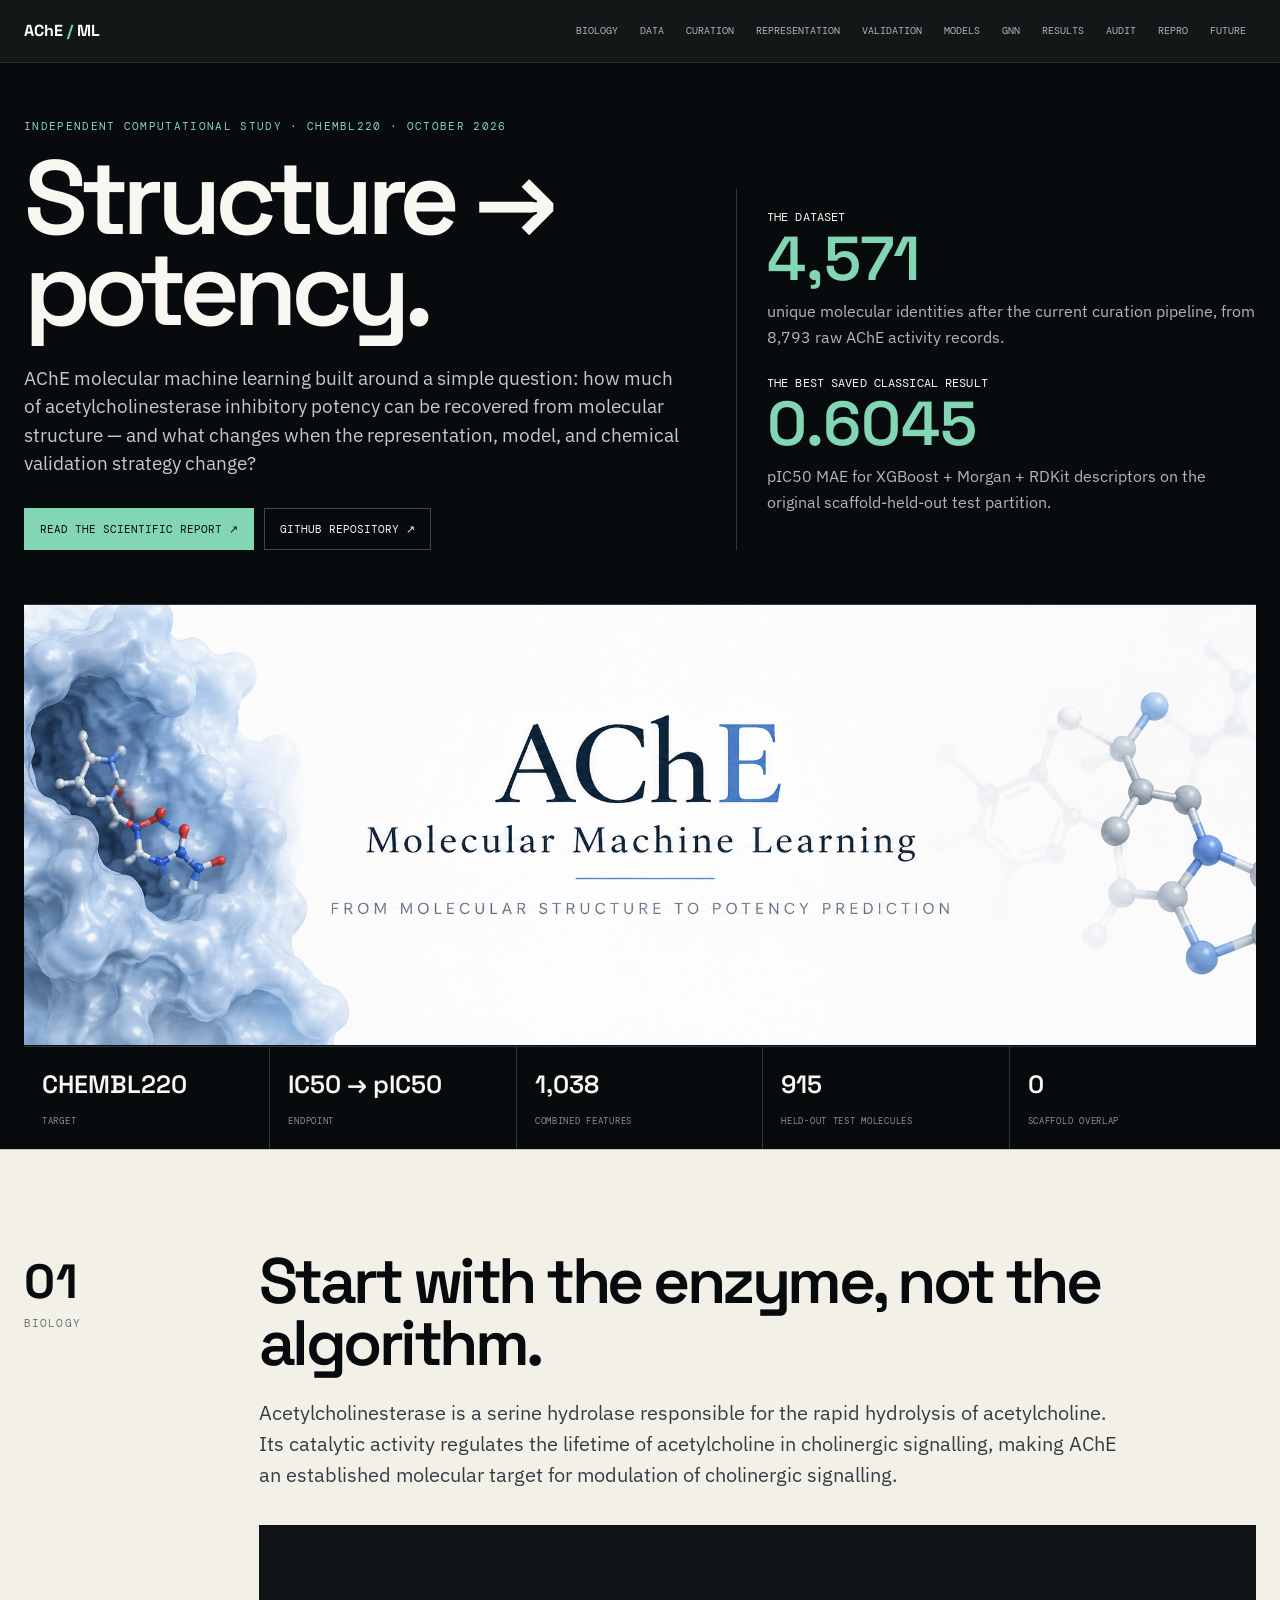
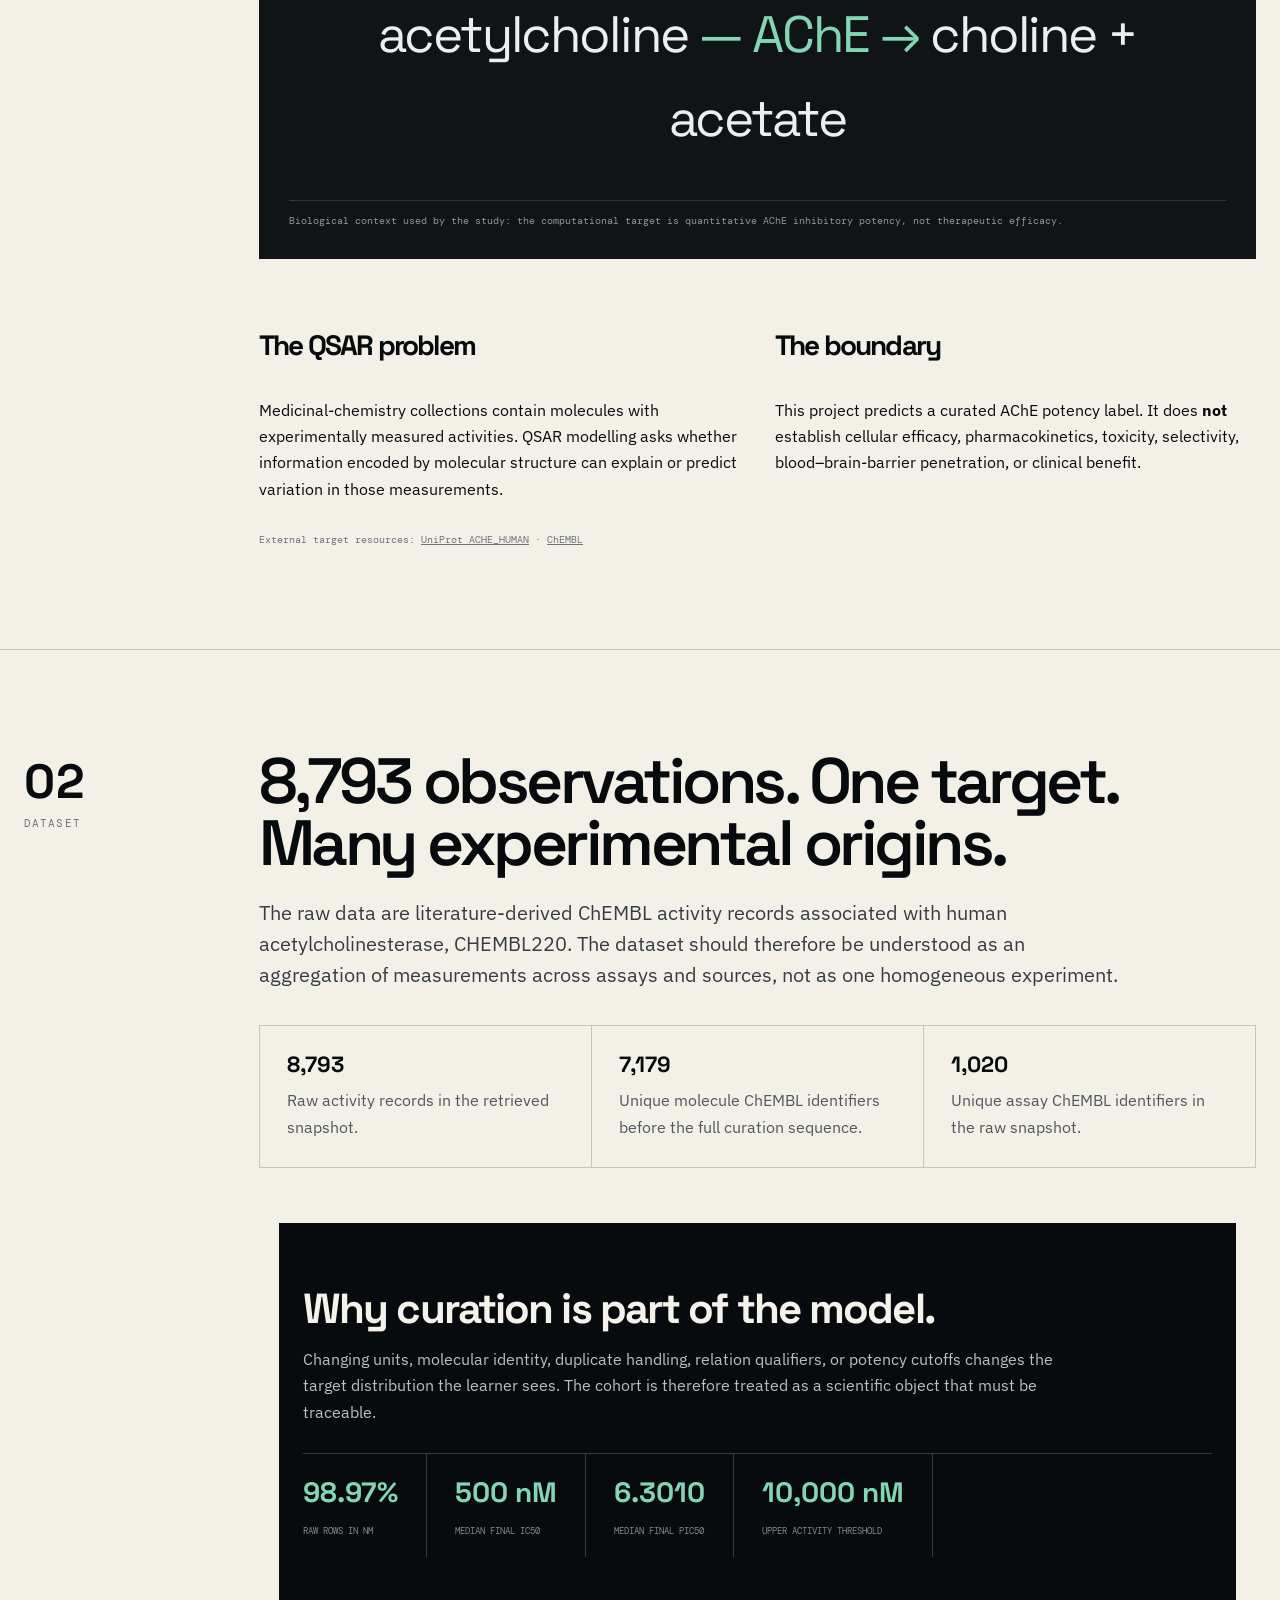
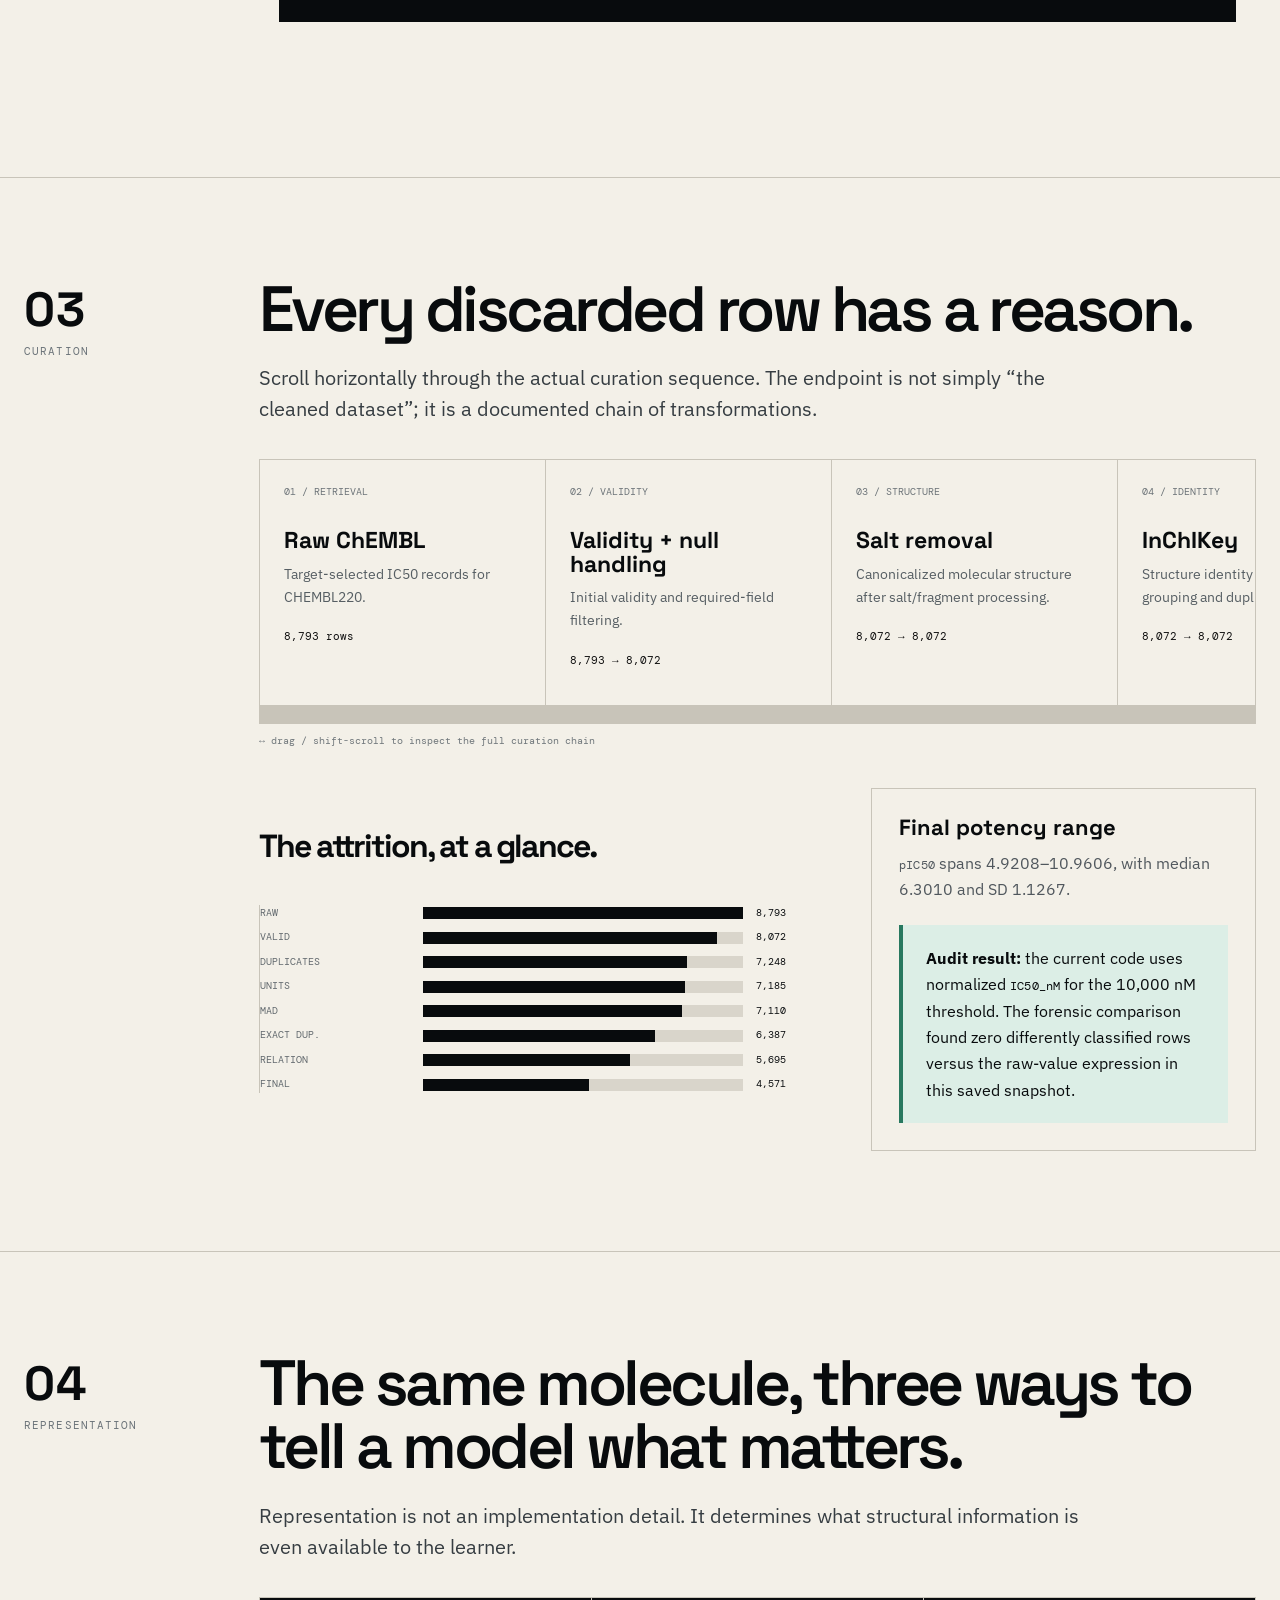
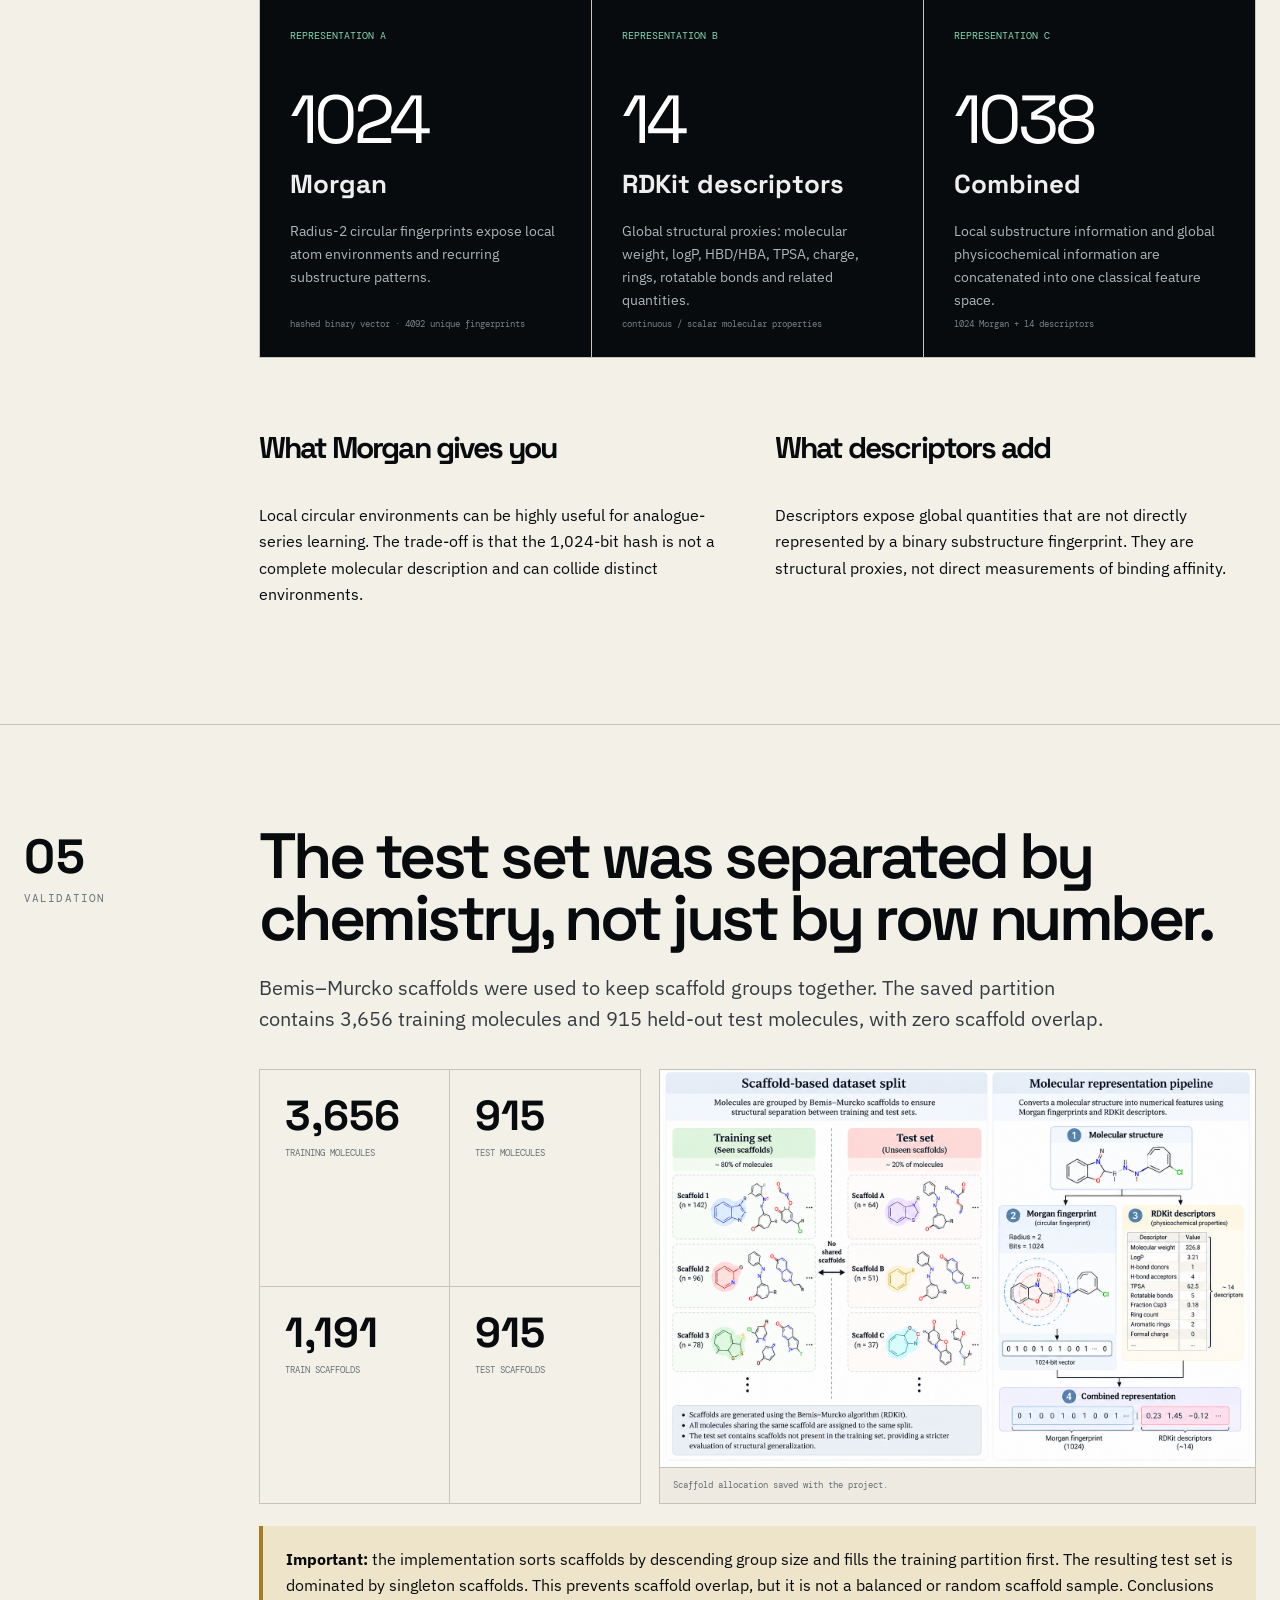
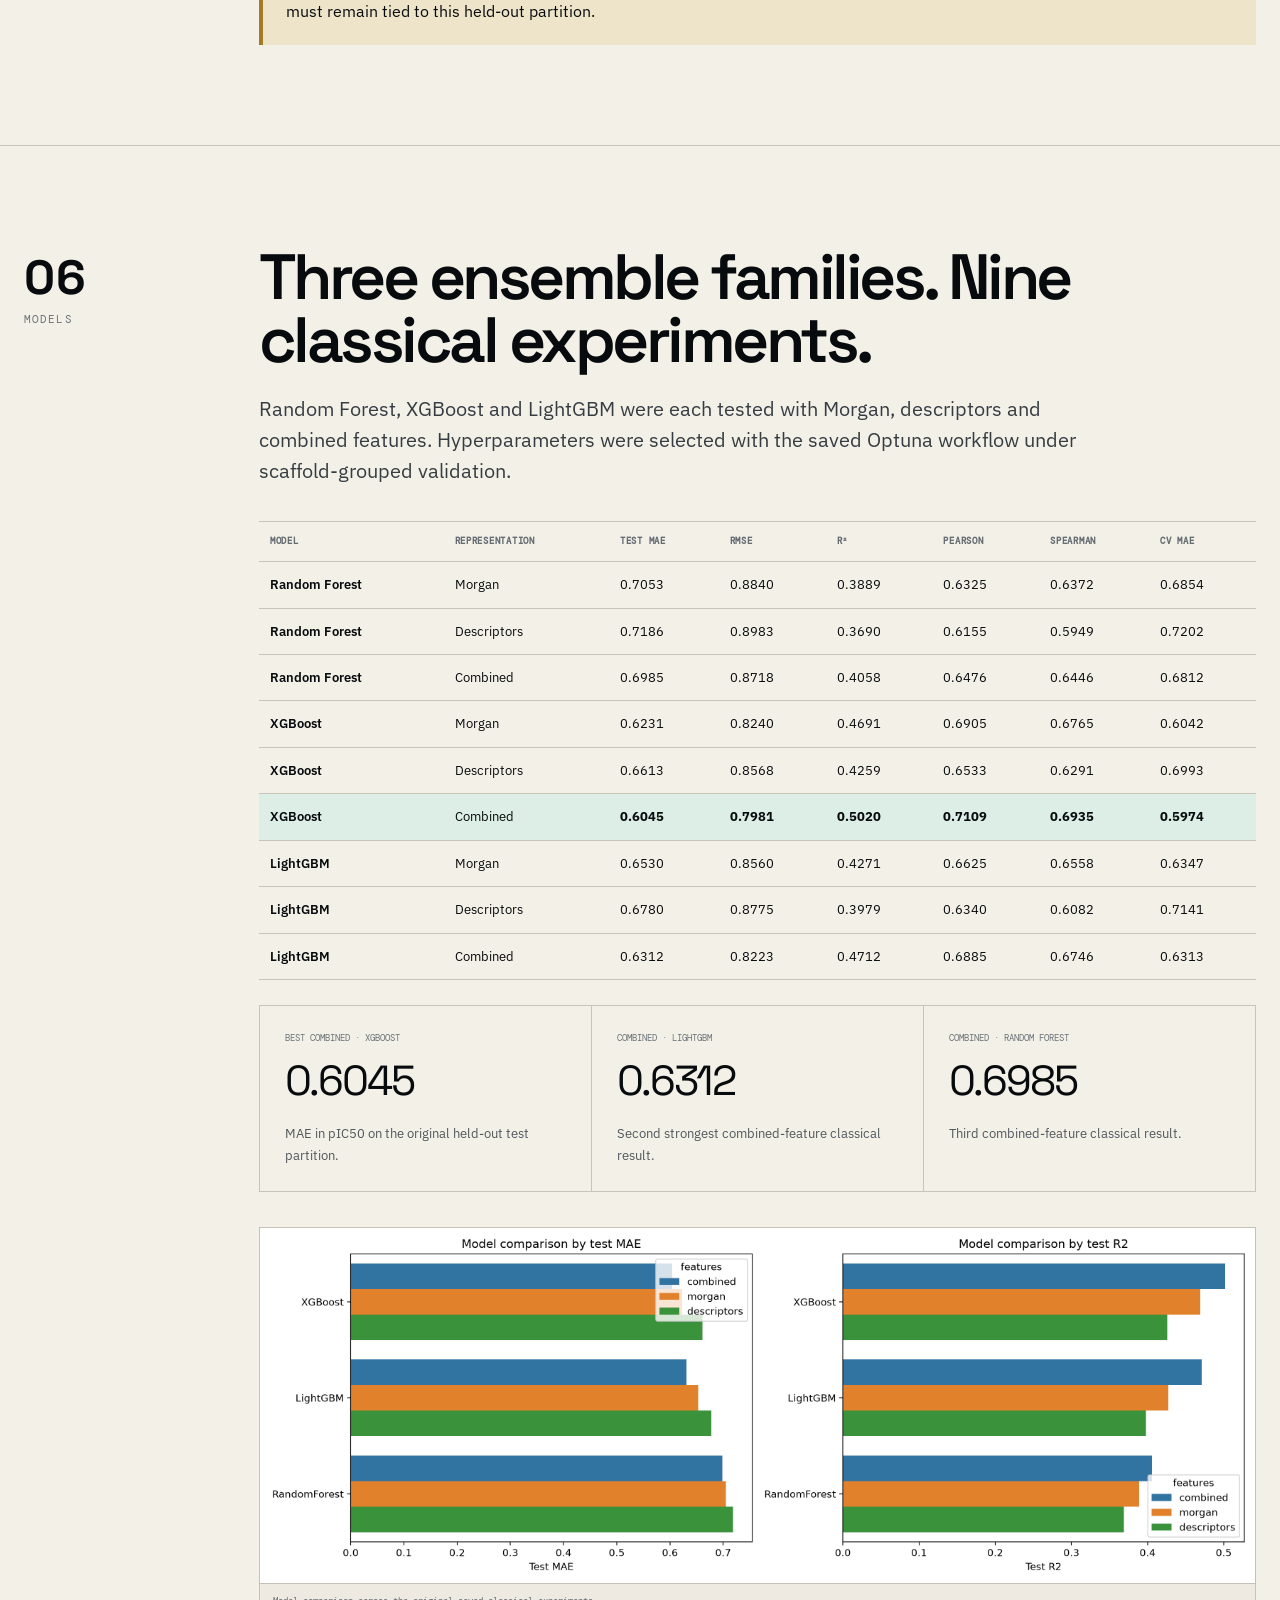
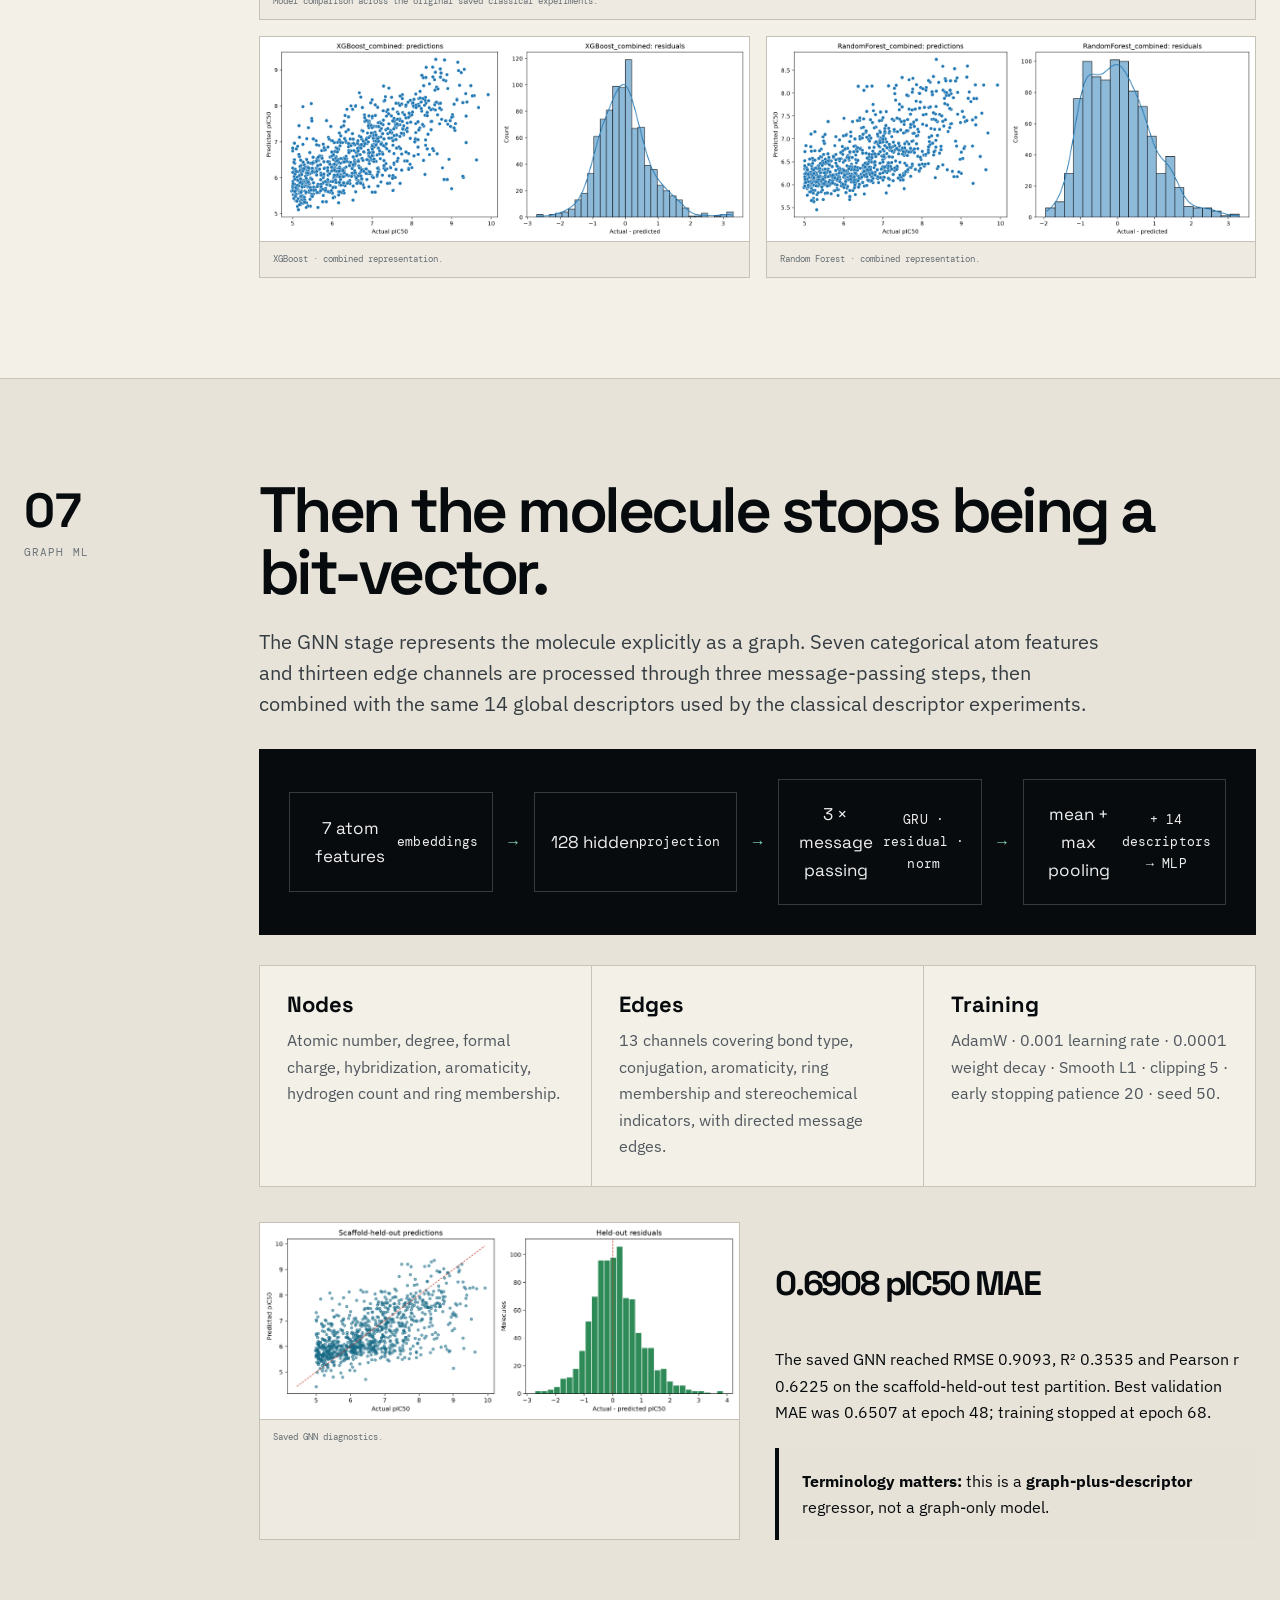
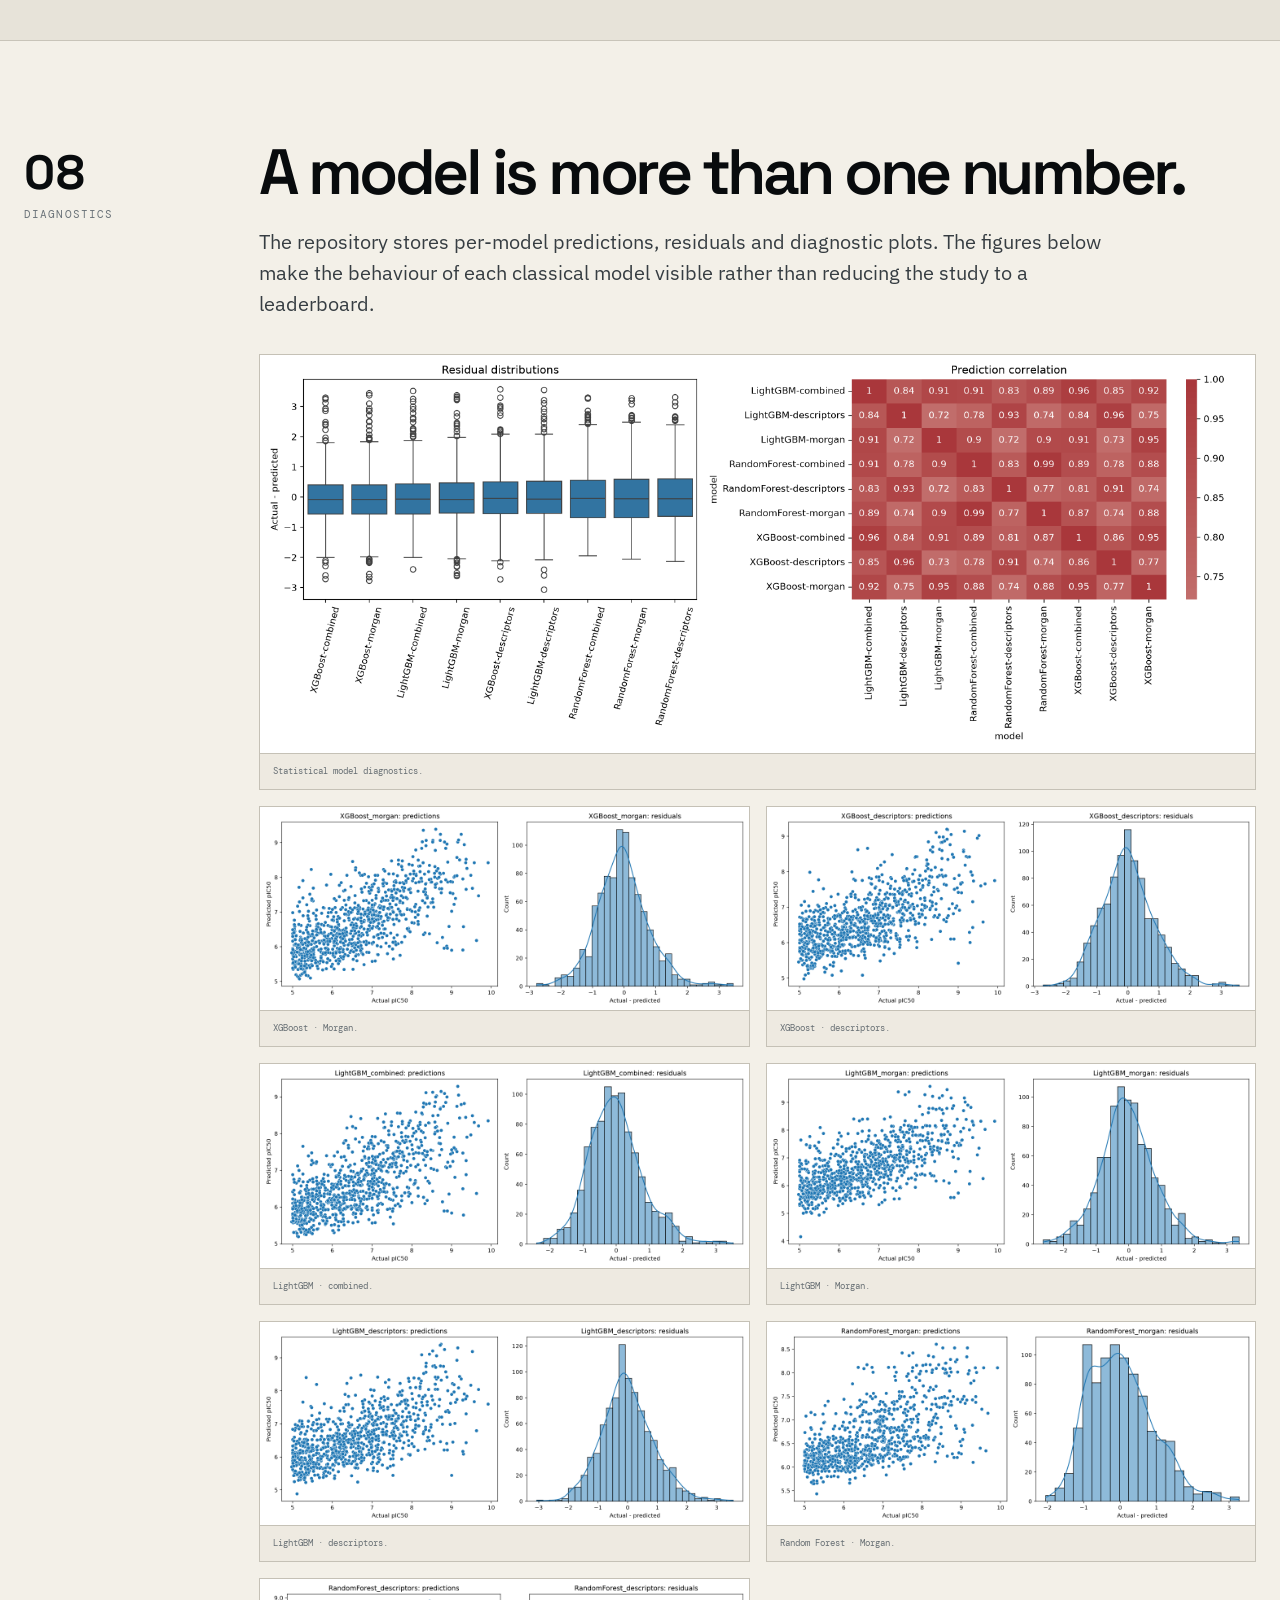
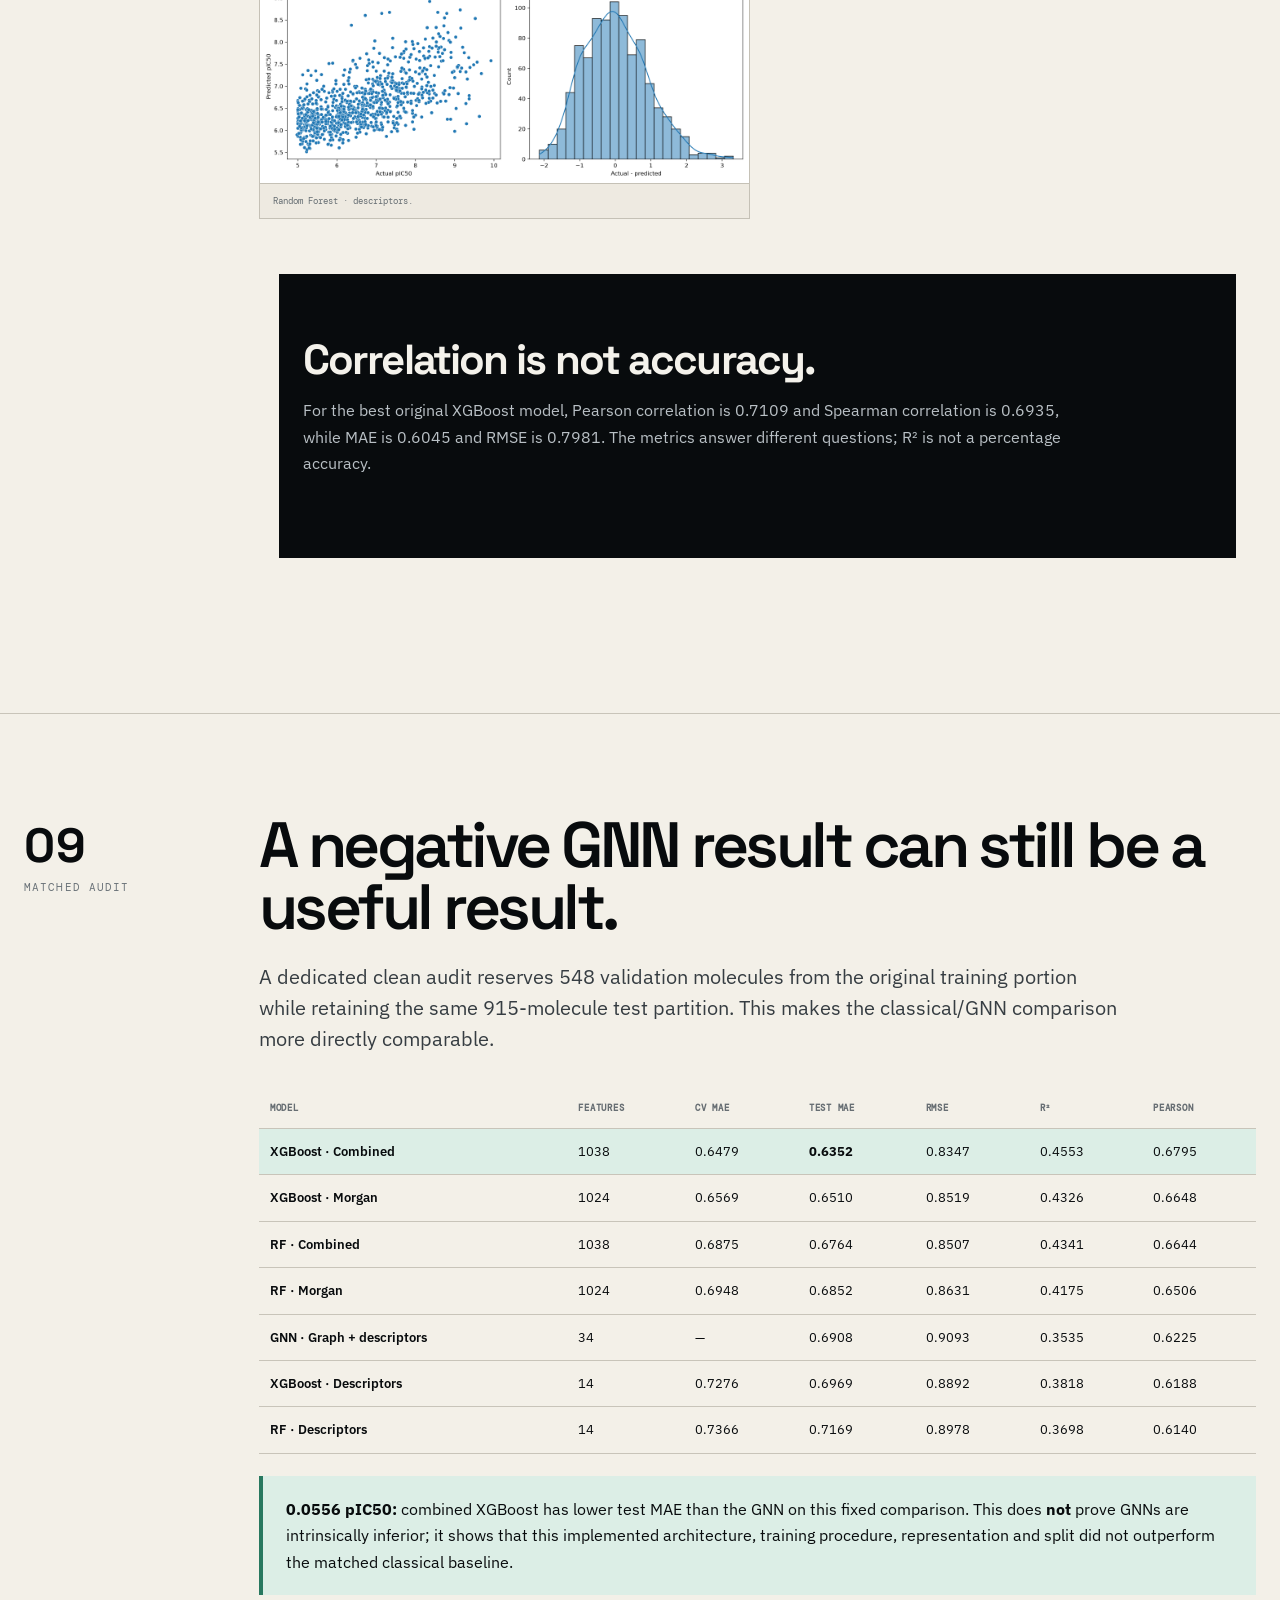
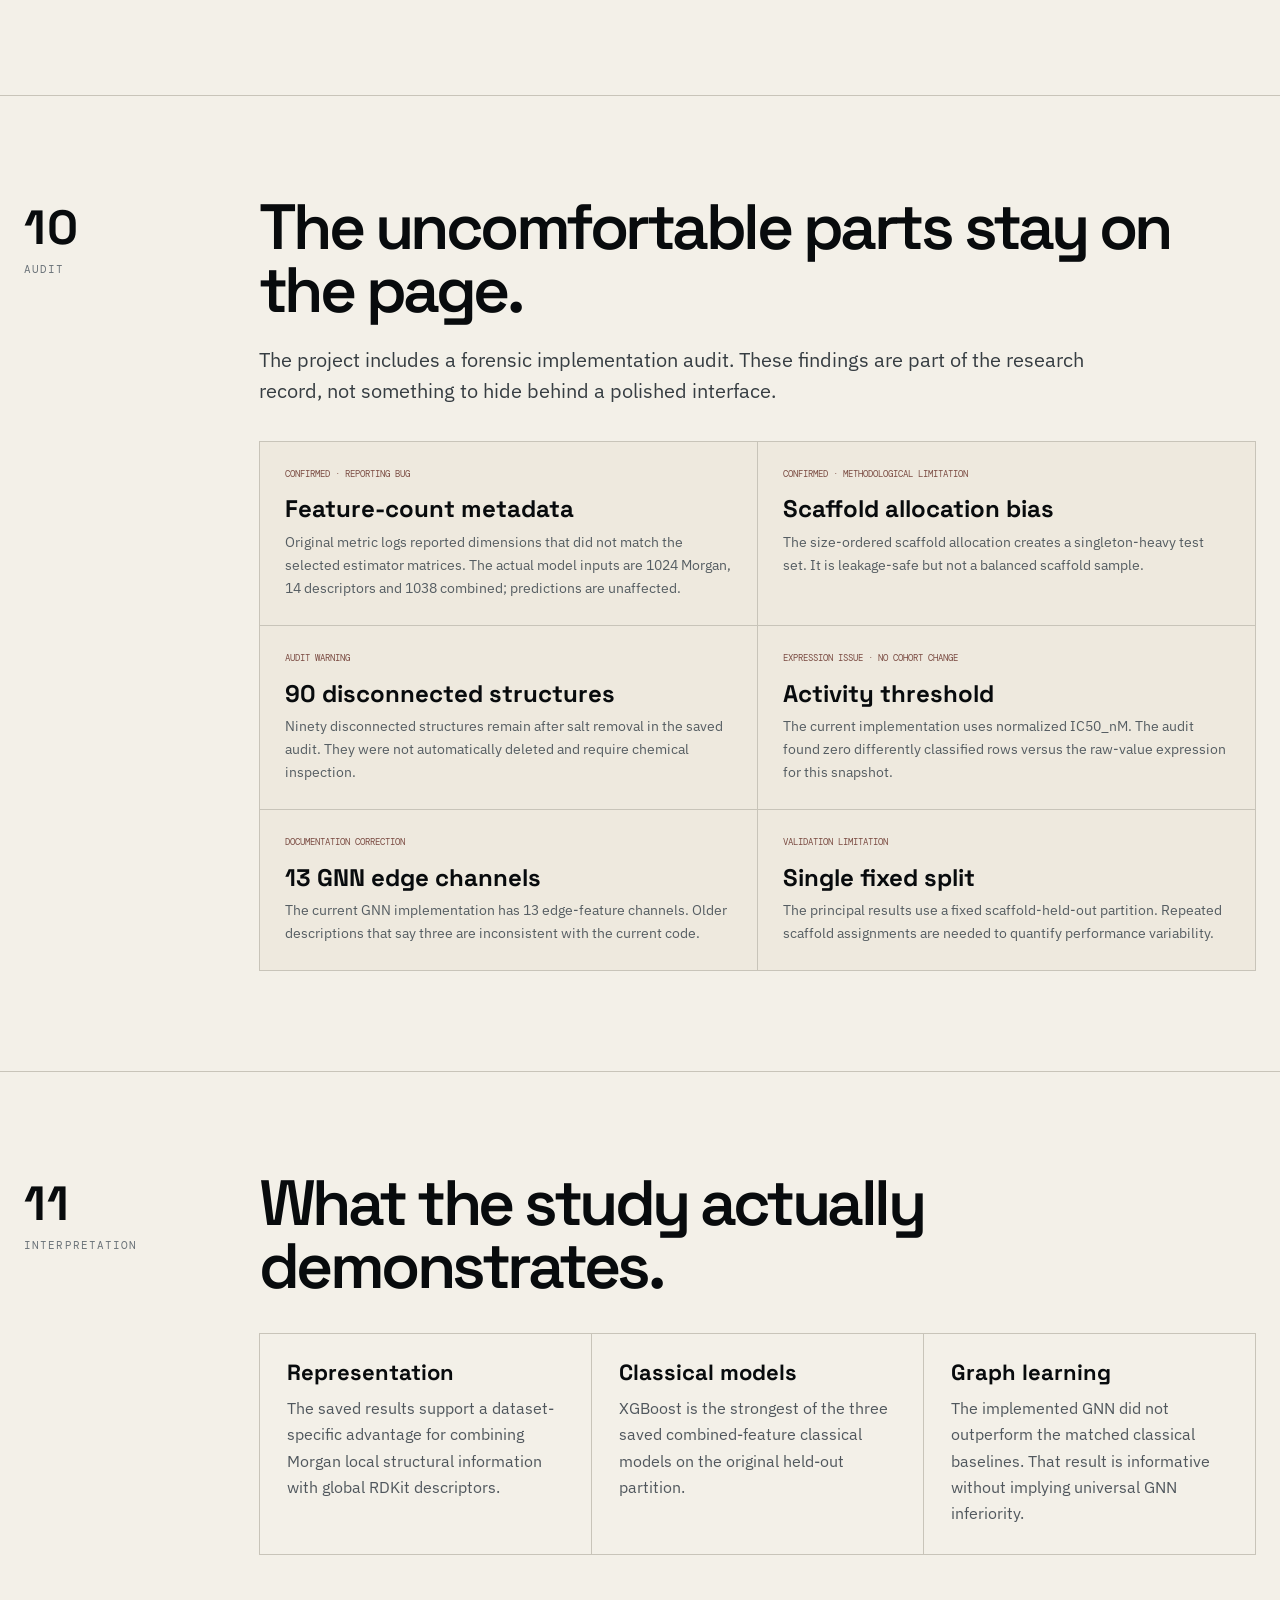
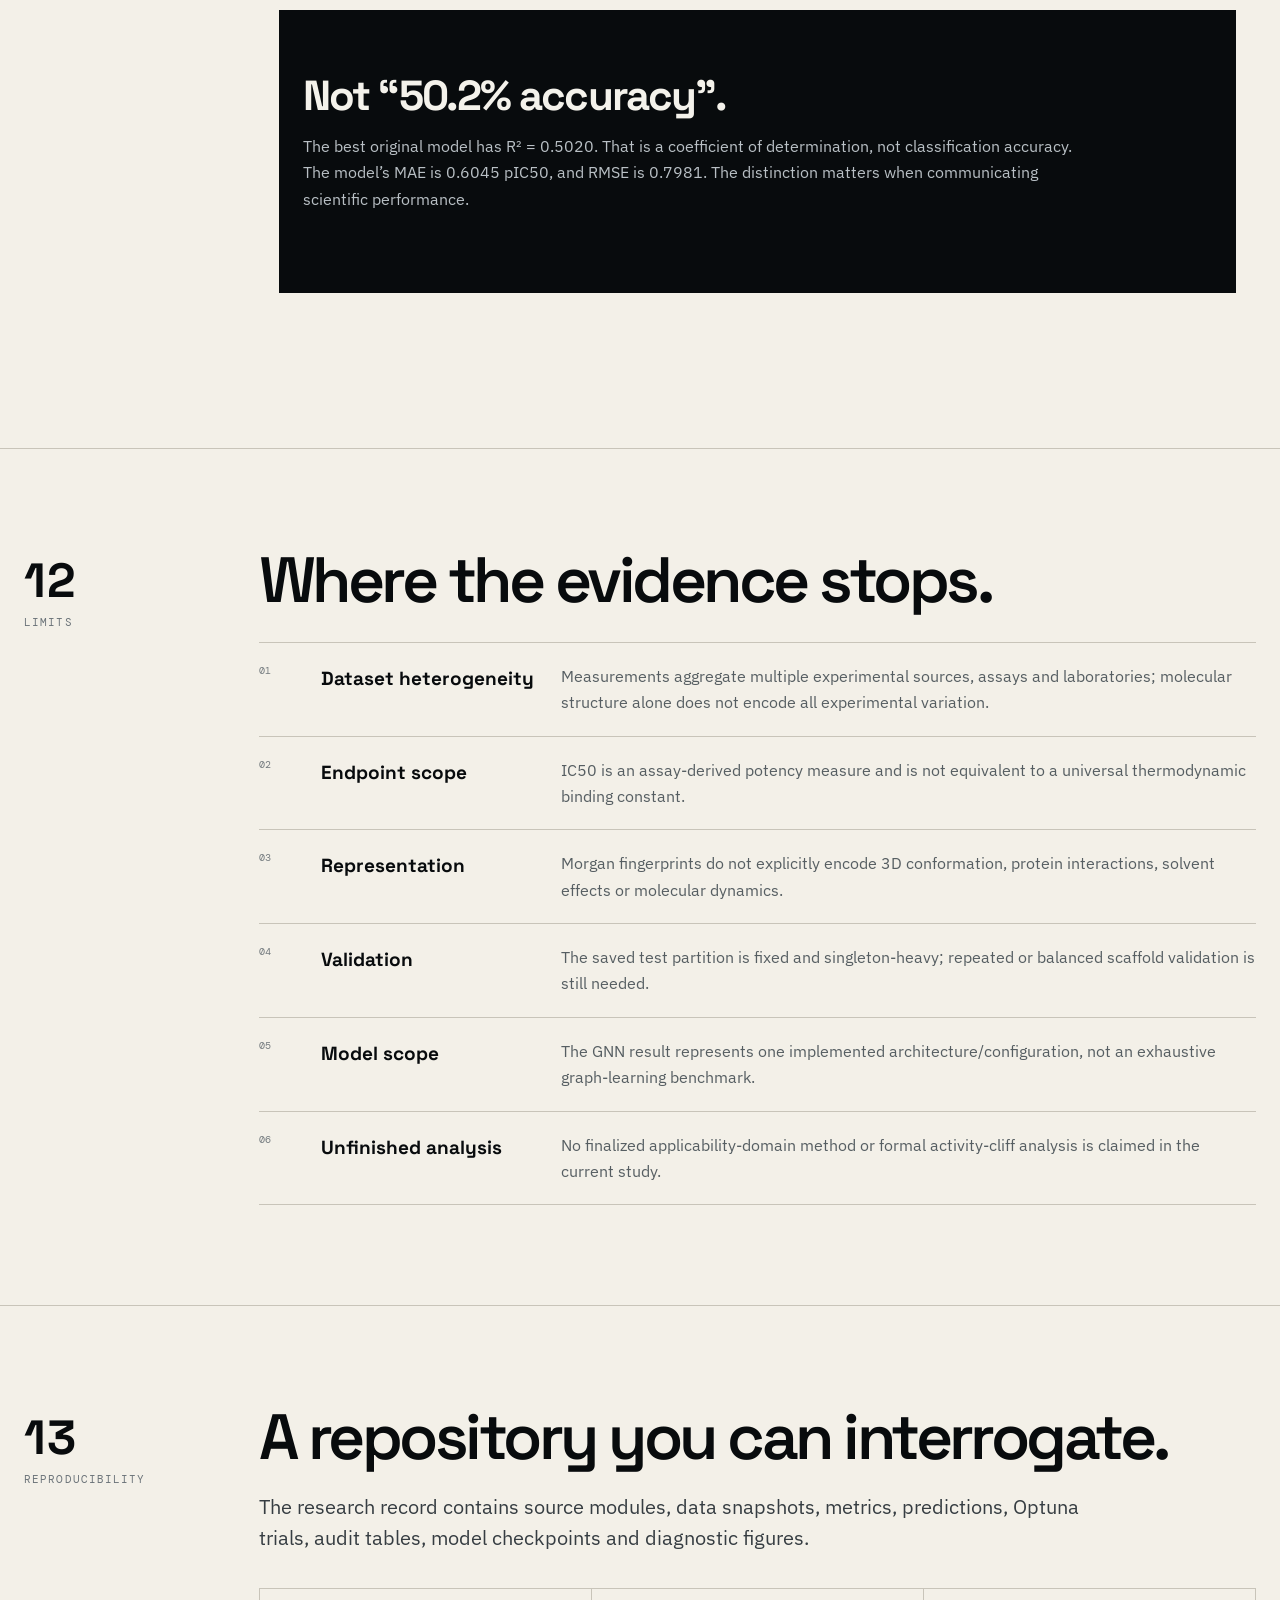
<file: docs/index.html>
<!doctype html>
<html lang="en">
<head>
<meta charset="utf-8">
<meta name="viewport" content="width=device-width, initial-scale=1">
<title>AChE Molecular Machine Learning — Structure → Potency</title>
<meta name="description" content="An evidence-grounded computational study of acetylcholinesterase inhibitory potency prediction from molecular structure.">
<link rel="preconnect" href="https://fonts.googleapis.com">
<link rel="preconnect" href="https://fonts.gstatic.com" crossorigin>
<link href="https://fonts.googleapis.com/css2?family=DM+Mono:wght@400;500&family=IBM+Plex+Sans:wght@400;500;600;700&family=Space+Grotesk:wght@400;500;600;700&display=swap" rel="stylesheet">
<style>
:root{
 --ink:#080b0d; --paper:#f3f0e8; --paper2:#e9e5db; --white:#faf9f4;
 --muted:#697077; --rule:#c8c4b9; --green:#83d6b3; --green2:#b6edd8;
 --blue:#9dbcf2; --red:#e49b8f; --yellow:#e4c77e;
 --serif:"Space Grotesk",sans-serif; --sans:"IBM Plex Sans",sans-serif; --mono:"DM Mono",monospace;
 --max:1320px;
}
*{box-sizing:border-box}
html{scroll-behavior:smooth;background:var(--ink)}
body{margin:0;background:var(--paper);color:var(--ink);font-family:var(--sans);font-size:16px;line-height:1.65}
a{color:inherit}
::selection{background:var(--green);color:var(--ink)}
img{max-width:100%;display:block}
.wrap{width:min(var(--max),calc(100% - 48px));margin:auto}
.mono{font-family:var(--mono);font-size:.78em;letter-spacing:.01em}
.display{font-family:var(--serif);letter-spacing:-.065em}
.topbar{position:sticky;top:0;z-index:100;background:rgba(8,11,13,.95);color:#fff;border-bottom:1px solid #262b2f}
.topbar .inner{height:62px;display:flex;align-items:center;justify-content:space-between;gap:25px}
.logo{font-family:var(--serif);font-weight:700;font-size:16px;text-decoration:none}
.logo em{font-style:normal;color:var(--green)}
.nav{display:flex;gap:2px;overflow:auto;white-space:nowrap}
.nav a{font-family:var(--mono);font-size:10px;color:#aeb6bc;text-decoration:none;padding:8px 10px}
.nav a:hover{color:#fff}
.hero{background:var(--ink);color:#f8f7f1;padding:54px 0 0;overflow:hidden}
.hero-grid{display:grid;grid-template-columns:minmax(0,1.12fr) minmax(350px,.88fr);gap:50px;align-items:end}
.eyebrow{font-family:var(--mono);font-size:11px;text-transform:uppercase;letter-spacing:.12em;color:var(--green);margin-bottom:18px}
.hero h1{font-family:var(--serif);font-size:clamp(58px,8.2vw,124px);line-height:.87;margin:0 0 28px;max-width:920px;font-weight:600}
.hero .dek{font-size:19px;line-height:1.5;color:#c4c9cc;max-width:720px}
.hero-side{border-left:1px solid #30363a;padding:18px 0 12px 30px}
.hero-side .big{font-family:var(--serif);font-size:62px;line-height:1;font-weight:600;color:var(--green)}
.hero-side p{color:#aeb6bc;margin:8px 0 22px}
.ctas{display:flex;flex-wrap:wrap;gap:10px;margin-top:30px}
.cta{display:inline-flex;align-items:center;gap:8px;padding:11px 15px;border:1px solid #41484d;text-decoration:none;font-family:var(--mono);font-size:11px}
.cta.primary{background:var(--green);border-color:var(--green);color:var(--ink)}
.hero-art{margin-top:54px;border-top:1px solid #30363a}
.hero-art img{width:100%;height:440px;object-fit:cover;object-position:center}
.ticker{display:grid;grid-template-columns:repeat(5,1fr);border-top:1px solid #30363a;margin-top:1px}
.tick{padding:17px 18px;border-right:1px solid #30363a}
.tick:last-child{border-right:0}
.tick strong{font-family:var(--serif);font-size:25px;font-weight:600;display:block}
.tick span{font-family:var(--mono);font-size:9px;text-transform:uppercase;color:#879097;letter-spacing:.08em}
section{border-bottom:1px solid var(--rule);padding:100px 0}
.chapter{display:grid;grid-template-columns:190px minmax(0,1fr);gap:45px}
.chno{font-family:var(--mono);font-size:11px;color:#6b7379;text-transform:uppercase;letter-spacing:.1em;padding-top:8px}
.chno strong{display:block;font-family:var(--serif);font-size:48px;line-height:1;color:var(--ink);margin-bottom:8px}
.chbody{min-width:0}
.chbody h2{font-family:var(--serif);font-weight:600;font-size:clamp(36px,5vw,67px);line-height:.98;letter-spacing:-.055em;margin:0 0 22px;max-width:980px}
.chbody .intro{font-size:20px;line-height:1.55;max-width:860px;color:#363d42}
.ruleline{height:1px;background:var(--rule);margin:35px 0}
.lede{font-size:20px;max-width:850px}
.two{display:grid;grid-template-columns:1fr 1fr;gap:35px}
.three{display:grid;grid-template-columns:repeat(3,1fr);gap:1px;background:var(--rule);border:1px solid var(--rule)}
.cell{background:var(--paper);padding:27px}
.cell h3{font-family:var(--serif);font-size:22px;line-height:1.05;margin:0 0 11px}
.cell p{margin:0;color:#50575d}
.darkband{background:var(--ink);color:#f4f2eb;margin:55px calc((1320px - 100vw)/2);padding:65px max(24px,calc((100vw - 1320px)/2))}
.darkband .inner{width:min(1320px,100%);margin:auto}
.darkband h3{font-family:var(--serif);font-size:42px;line-height:1;margin:0 0 16px;letter-spacing:-.045em}
.darkband p{color:#b9c0c5;max-width:780px}
.factline{display:flex;flex-wrap:wrap;gap:0;margin-top:28px;border-top:1px solid #343b3f}
.fact{padding:15px 28px 15px 0;margin-right:28px;border-right:1px solid #343b3f}
.fact strong{font-family:var(--serif);font-size:28px;display:block;color:var(--green)}
.fact span{font-family:var(--mono);font-size:9px;color:#7f898f;text-transform:uppercase}
.bio-figure{background:#101417;color:#eee;padding:30px;margin-top:35px}
.bio-figure .equation{font-family:var(--serif);font-size:clamp(28px,4vw,54px);letter-spacing:-.04em;text-align:center;padding:38px 10px}
.bio-figure .equation span{color:var(--green)}
.bio-caption{font-family:var(--mono);font-size:10px;color:#8d989e;border-top:1px solid #30363a;padding-top:12px}
.source{font-family:var(--mono);font-size:10px;color:#6b7379;margin-top:14px}
.source a{text-decoration:underline}
.timeline{display:flex;gap:1px;overflow-x:auto;scroll-snap-type:x mandatory;padding-bottom:18px;background:var(--rule);border:1px solid var(--rule)}
.titem{background:var(--paper);min-width:285px;max-width:285px;min-height:245px;padding:24px;scroll-snap-align:start;position:relative}
.titem .n{font-family:var(--mono);font-size:10px;color:#6d7479}
.titem h3{font-family:var(--serif);font-size:23px;line-height:1.03;margin:28px 0 10px}
.titem p{font-size:14px;color:#565e63;margin:0}
.titem .count{font-family:var(--mono);font-size:11px;color:#111;margin-top:18px}
.scrollhint{font-family:var(--mono);font-size:10px;color:#70777b;margin:9px 0 0}
.funnel{display:grid;grid-template-columns:1.2fr .8fr;gap:35px;align-items:start}
.funnel-bars{border-left:1px solid var(--rule)}
.frow{display:grid;grid-template-columns:150px 1fr 80px;align-items:center;gap:13px;margin:8px 0}
.frow label{font-family:var(--mono);font-size:10px;color:#636a6f}
.fbar{height:12px;background:#d9d5cb}
.fbar i{display:block;height:100%;background:var(--ink)}
.frow b{font-family:var(--mono);font-size:10px;font-weight:400}
.figure{border:1px solid #c5c1b6;background:#eeeae1}
.figure img{width:100%;height:auto}
.figcap{padding:10px 13px;border-top:1px solid #c5c1b6;font-family:var(--mono);font-size:9px;color:#666e73}
.gallery{display:grid;grid-template-columns:repeat(2,1fr);gap:16px}
.gallery .figure.large{grid-column:1/-1}
.representations{display:grid;grid-template-columns:1fr 1fr 1fr;gap:1px;background:var(--rule);border:1px solid var(--rule)}
.rep{background:var(--ink);color:#eee;padding:30px;min-height:330px;position:relative}
.rep .num{font-family:var(--mono);font-size:10px;color:var(--green)}
.rep .size{font-family:var(--serif);font-size:68px;line-height:.9;letter-spacing:-.06em;margin:45px 0 13px;color:#fff}
.rep h3{font-family:var(--serif);font-size:26px;margin:0 0 10px}
.rep p{font-size:14px;color:#aeb6ba}
.rep .micro{position:absolute;bottom:25px;left:30px;font-family:var(--mono);font-size:9px;color:#788287}
.split-visual{display:grid;grid-template-columns:.78fr 1.22fr;gap:18px;align-items:stretch}
.statstrip{display:grid;grid-template-columns:1fr 1fr;gap:1px;background:var(--rule);border:1px solid var(--rule)}
.stat{background:var(--paper);padding:25px}
.stat strong{font-family:var(--serif);font-size:42px;line-height:1;display:block}
.stat span{font-family:var(--mono);font-size:9px;text-transform:uppercase;color:#697177}
.callout{border-left:4px solid var(--ink);padding:20px 23px;background:#e6e2d8;margin-top:22px}
.callout.warn{border-color:#a47a25;background:#eee4c9}
.callout.green{border-color:#28785f;background:#dceee6}
table{width:100%;border-collapse:collapse;font-size:13px}
th,td{padding:12px 11px;border-bottom:1px solid var(--rule);text-align:left}
th{font-family:var(--mono);font-size:9px;text-transform:uppercase;letter-spacing:.08em;color:#676e73}
td:first-child{font-weight:600}
.best{background:#dceee6}
.score{font-family:var(--serif);font-size:42px;letter-spacing:-.05em}
.scoregrid{display:grid;grid-template-columns:repeat(3,1fr);gap:1px;background:var(--rule);border:1px solid var(--rule);margin-top:25px}
.scorecell{background:var(--paper);padding:25px}
.scorecell .label{font-family:var(--mono);font-size:9px;color:#6a7277;text-transform:uppercase}
.scorecell p{margin:8px 0 0;font-size:13px;color:#50575b}
.architecture{background:var(--ink);color:#eee;padding:30px;margin-top:30px}
.archrow{display:grid;grid-template-columns:1fr 25px 1fr 25px 1fr 25px 1fr;gap:8px;align-items:center}
.archnode{border:1px solid #343b3f;padding:20px 13px;text-align:center;min-height:100px;display:flex;align-items:center;justify-content:center;font-family:var(--serif);font-size:17px}
.archarrow{color:var(--green);font-family:var(--mono);text-align:center}
.auditgrid{display:grid;grid-template-columns:repeat(2,1fr);gap:1px;background:var(--rule);border:1px solid var(--rule)}
.audit{background:#eee9de;padding:25px}
.audit .status{font-family:var(--mono);font-size:9px;text-transform:uppercase;color:#7b4c43}
.audit h3{font-family:var(--serif);font-size:24px;line-height:1.05;margin:15px 0 9px}
.audit p{font-size:14px;color:#555d62;margin:0}
.limitlist{border-top:1px solid var(--rule)}
.limit{display:grid;grid-template-columns:42px 220px 1fr;gap:20px;padding:20px 0;border-bottom:1px solid var(--rule)}
.limit .num{font-family:var(--mono);font-size:10px;color:#737a7e}
.limit b{font-family:var(--serif);font-size:19px}
.limit span{color:#565e62}
.roadmap{display:grid;grid-template-columns:repeat(3,1fr);gap:1px;background:var(--rule);border:1px solid var(--rule)}
.road{background:var(--ink);color:#eee;padding:28px;min-height:220px}
.road .phase{font-family:var(--mono);font-size:9px;color:var(--green);text-transform:uppercase}
.road h3{font-family:var(--serif);font-size:27px;line-height:1;margin:30px 0 10px}
.road p{font-size:13px;color:#aab3b8}
.repo-grid{display:grid;grid-template-columns:repeat(4,1fr);gap:1px;background:var(--rule);border:1px solid var(--rule)}
.repo{background:var(--paper);padding:23px;text-decoration:none;min-height:150px}
.repo .rno{font-family:var(--mono);font-size:9px;color:#6e757a}
.repo h3{font-family:var(--serif);font-size:21px;margin:20px 0 6px}
.repo p{font-size:12px;color:#596166;margin:0}
footer{background:var(--ink);color:#9ca6ab;padding:50px 0}
footer .footergrid{display:grid;grid-template-columns:2fr 1fr 1fr;gap:35px}
footer h3{font-family:var(--serif);font-size:24px;color:#fff;margin:0 0 12px}
footer a{color:#bfc7cb;text-decoration:none}
footer p{font-size:12px}
@media(max-width:1000px){
 .hero-grid,.two,.funnel,.split-visual{grid-template-columns:1fr}
 .chapter{grid-template-columns:90px 1fr;gap:25px}
 .ticker{grid-template-columns:repeat(3,1fr)}
 .representations,.roadmap{grid-template-columns:1fr}
 .repo-grid{grid-template-columns:repeat(2,1fr)}
 .archrow{grid-template-columns:1fr}
 .archarrow{transform:rotate(90deg)}
 .darkband{margin-left:-24px;margin-right:-24px}
}
@media(max-width:700px){
 .wrap{width:min(var(--max),calc(100% - 28px))}
 .nav{display:none}
 .hero h1{font-size:56px}
 .hero-side{border-left:0;border-top:1px solid #30363a;padding:25px 0}
 .hero-art img{height:270px}
 .ticker{grid-template-columns:1fr 1fr}
 section{padding:70px 0}
 .chapter{grid-template-columns:1fr;gap:8px}
 .chno strong{font-size:34px;display:inline;margin-right:8px}
 .three,.gallery,.auditgrid,.scoregrid,.repo-grid{grid-template-columns:1fr}
 .limit{grid-template-columns:35px 1fr}
 .limit span{grid-column:2}
 .darkband{padding-left:24px;padding-right:24px}
 .frow{grid-template-columns:105px 1fr 60px}
 footer .footergrid{grid-template-columns:1fr}
}
</style>
</head>
<body>

<header class="topbar">
 <div class="wrap inner">
  <a class="logo" href="#top">AChE <em>/</em> ML</a>
  <nav class="nav">
   <a href="#biology">BIOLOGY</a><a href="#dataset">DATA</a><a href="#curation">CURATION</a>
   <a href="#representation">REPRESENTATION</a><a href="#validation">VALIDATION</a>
   <a href="#models">MODELS</a><a href="#gnn">GNN</a><a href="#results">RESULTS</a>
   <a href="#audit">AUDIT</a><a href="#repro">REPRO</a><a href="#future">FUTURE</a>
  </nav>
 </div>
</header>

<main id="top">

<section class="hero">
 <div class="wrap">
  <div class="hero-grid">
   <div>
    <div class="eyebrow">Independent computational study · CHEMBL220 · October 2026</div>
    <h1 class="display">Structure →<br>potency.</h1>
    <p class="dek">AChE molecular machine learning built around a simple question: how much of acetylcholinesterase inhibitory potency can be recovered from molecular structure — and what changes when the representation, model, and chemical validation strategy change?</p>
    <div class="ctas">
     <a class="cta primary" href="https://github.com/TheHashiramaSenju/AcHe-QSAR-modelling/blob/senju/REPORT.pdf" target="_blank">READ THE SCIENTIFIC REPORT ↗</a>
     <a class="cta" href="https://github.com/TheHashiramaSenju/AcHe-QSAR-modelling/tree/senju" target="_blank">GITHUB REPOSITORY ↗</a>
    </div>
   </div>
   <aside class="hero-side">
    <div class="mono">THE DATASET</div>
    <div class="big">4,571</div>
    <p>unique molecular identities after the current curation pipeline, from 8,793 raw AChE activity records.</p>
    <div class="mono">THE BEST SAVED CLASSICAL RESULT</div>
    <div class="big">0.6045</div>
    <p>pIC50 MAE for XGBoost + Morgan + RDKit descriptors on the original scaffold-held-out test partition.</p>
   </aside>
  </div>
  <div class="hero-art"><img src="../assets/archbannertop.png" alt="AChE project architecture"></div>
  <div class="ticker">
   <div class="tick"><strong>CHEMBL220</strong><span>target</span></div>
   <div class="tick"><strong>IC50 → pIC50</strong><span>endpoint</span></div>
   <div class="tick"><strong>1,038</strong><span>combined features</span></div>
   <div class="tick"><strong>915</strong><span>held-out test molecules</span></div>
   <div class="tick"><strong>0</strong><span>scaffold overlap</span></div>
  </div>
 </div>
</section>

<section id="biology">
 <div class="wrap chapter">
  <div class="chno"><strong>01</strong>Biology</div>
  <div class="chbody">
   <h2 class="display">Start with the enzyme, not the algorithm.</h2>
   <p class="intro">Acetylcholinesterase is a serine hydrolase responsible for the rapid hydrolysis of acetylcholine. Its catalytic activity regulates the lifetime of acetylcholine in cholinergic signalling, making AChE an established molecular target for modulation of cholinergic signalling.</p>
   <div class="bio-figure">
    <div class="equation">acetylcholine <span>— AChE →</span> choline + acetate</div>
    <div class="bio-caption">Biological context used by the study: the computational target is quantitative AChE inhibitory potency, not therapeutic efficacy.</div>
   </div>
   <div class="two" style="margin-top:35px">
    <div>
     <h3 class="display" style="font-size:28px">The QSAR problem</h3>
     <p>Medicinal-chemistry collections contain molecules with experimentally measured activities. QSAR modelling asks whether information encoded by molecular structure can explain or predict variation in those measurements.</p>
    </div>
    <div>
     <h3 class="display" style="font-size:28px">The boundary</h3>
     <p>This project predicts a curated AChE potency label. It does <b>not</b> establish cellular efficacy, pharmacokinetics, toxicity, selectivity, blood–brain-barrier penetration, or clinical benefit.</p>
    </div>
   </div>
   <div class="source">External target resources:
    <a href="https://www.uniprot.org/uniprotkb/P22303/entry" target="_blank">UniProt ACHE_HUMAN</a> ·
    <a href="https://www.ebi.ac.uk/chembl/" target="_blank">ChEMBL</a>
   </div>
  </div>
 </div>
</section>

<section id="dataset">
 <div class="wrap chapter">
  <div class="chno"><strong>02</strong>Dataset</div>
  <div class="chbody">
   <h2 class="display">8,793 observations. One target. Many experimental origins.</h2>
   <p class="intro">The raw data are literature-derived ChEMBL activity records associated with human acetylcholinesterase, CHEMBL220. The dataset should therefore be understood as an aggregation of measurements across assays and sources, not as one homogeneous experiment.</p>
   <div class="three" style="margin-top:35px">
    <div class="cell"><h3>8,793</h3><p>Raw activity records in the retrieved snapshot.</p></div>
    <div class="cell"><h3>7,179</h3><p>Unique molecule ChEMBL identifiers before the full curation sequence.</p></div>
    <div class="cell"><h3>1,020</h3><p>Unique assay ChEMBL identifiers in the raw snapshot.</p></div>
   </div>
   <div class="darkband">
    <div class="inner">
     <h3>Why curation is part of the model.</h3>
     <p>Changing units, molecular identity, duplicate handling, relation qualifiers, or potency cutoffs changes the target distribution the learner sees. The cohort is therefore treated as a scientific object that must be traceable.</p>
     <div class="factline">
      <div class="fact"><strong>98.97%</strong><span>raw rows in nM</span></div>
      <div class="fact"><strong>500 nM</strong><span>median final IC50</span></div>
      <div class="fact"><strong>6.3010</strong><span>median final pIC50</span></div>
      <div class="fact"><strong>10,000 nM</strong><span>upper activity threshold</span></div>
     </div>
    </div>
   </div>
  </div>
 </div>
</section>

<section id="curation">
 <div class="wrap chapter">
  <div class="chno"><strong>03</strong>Curation</div>
  <div class="chbody">
   <h2 class="display">Every discarded row has a reason.</h2>
   <p class="intro">Scroll horizontally through the actual curation sequence. The endpoint is not simply “the cleaned dataset”; it is a documented chain of transformations.</p>
   <div class="timeline" style="margin-top:35px">
    <article class="titem"><div class="n">01 / RETRIEVAL</div><h3>Raw ChEMBL</h3><p>Target-selected IC50 records for CHEMBL220.</p><div class="count">8,793 rows</div></article>
    <article class="titem"><div class="n">02 / VALIDITY</div><h3>Validity + null handling</h3><p>Initial validity and required-field filtering.</p><div class="count">8,793 → 8,072</div></article>
    <article class="titem"><div class="n">03 / STRUCTURE</div><h3>Salt removal</h3><p>Canonicalized molecular structure after salt/fragment processing.</p><div class="count">8,072 → 8,072</div></article>
    <article class="titem"><div class="n">04 / IDENTITY</div><h3>InChIKey</h3><p>Structure identity generated for grouping and duplicate handling.</p><div class="count">8,072 → 8,072</div></article>
    <article class="titem"><div class="n">05 / DUPLICATES</div><h3>Potential duplicates</h3><p>Potential duplicate records removed before unit processing.</p><div class="count">8,072 → 7,248</div></article>
    <article class="titem"><div class="n">06 / UNITS</div><h3>Unit support</h3><p>Unsupported activity units excluded.</p><div class="count">7,248 → 7,185</div></article>
    <article class="titem"><div class="n">07 / NORMALIZE</div><h3>IC50 normalization</h3><p>Supported values mapped to a common nM scale.</p><div class="count">7,185 → 7,185</div></article>
    <article class="titem"><div class="n">08 / TARGET</div><h3>pIC50</h3><p>IC50 values transformed to the logarithmic potency scale.</p><div class="count">7,185 → 7,185</div></article>
    <article class="titem"><div class="n">09 / REPLICATES</div><h3>MAD filter</h3><p>Within-group robust outlier handling for replicate measurements.</p><div class="count">7,185 → 7,110</div></article>
    <article class="titem"><div class="n">10 / EXACT DUPLICATES</div><h3>Exact duplicate removal</h3><p>Remaining exact duplicates removed.</p><div class="count">7,110 → 6,387</div></article>
    <article class="titem"><div class="n">11 / RELATION</div><h3>“=” only</h3><p>Non-equality relation qualifiers excluded from the quantitative regression cohort.</p><div class="count">6,387 → 5,695</div></article>
    <article class="titem"><div class="n">12 / CUTOFF</div><h3>Potency threshold</h3><p>Final cohort restricted to positive IC50 ≤ 10,000 nM.</p><div class="count"><b>5,695 → 4,571</b></div></article>
   </div>
   <div class="scrollhint">↔ drag / shift-scroll to inspect the full curation chain</div>
   <div class="funnel" style="margin-top:38px">
    <div>
     <h3 class="display" style="font-size:32px">The attrition, at a glance.</h3>
     <div class="funnel-bars">
      <div class="frow"><label>RAW</label><div class="fbar"><i style="width:100%"></i></div><b>8,793</b></div>
      <div class="frow"><label>VALID</label><div class="fbar"><i style="width:91.8%"></i></div><b>8,072</b></div>
      <div class="frow"><label>DUPLICATES</label><div class="fbar"><i style="width:82.4%"></i></div><b>7,248</b></div>
      <div class="frow"><label>UNITS</label><div class="fbar"><i style="width:81.7%"></i></div><b>7,185</b></div>
      <div class="frow"><label>MAD</label><div class="fbar"><i style="width:80.9%"></i></div><b>7,110</b></div>
      <div class="frow"><label>EXACT DUP.</label><div class="fbar"><i style="width:72.6%"></i></div><b>6,387</b></div>
      <div class="frow"><label>RELATION</label><div class="fbar"><i style="width:64.8%"></i></div><b>5,695</b></div>
      <div class="frow"><label>FINAL</label><div class="fbar"><i style="width:52%"></i></div><b>4,571</b></div>
     </div>
    </div>
    <div class="cell" style="border:1px solid var(--rule)">
     <h3>Final potency range</h3>
     <p><span class="mono">pIC50</span> spans 4.9208–10.9606, with median 6.3010 and SD 1.1267.</p>
     <div class="callout green"><b>Audit result:</b> the current code uses normalized <span class="mono">IC50_nM</span> for the 10,000 nM threshold. The forensic comparison found zero differently classified rows versus the raw-value expression in this saved snapshot.</div>
    </div>
   </div>
  </div>
 </div>
</section>

<section id="representation">
 <div class="wrap chapter">
  <div class="chno"><strong>04</strong>Representation</div>
  <div class="chbody">
   <h2 class="display">The same molecule, three ways to tell a model what matters.</h2>
   <p class="intro">Representation is not an implementation detail. It determines what structural information is even available to the learner.</p>
   <div class="representations" style="margin-top:35px">
    <div class="rep"><div class="num">REPRESENTATION A</div><div class="size">1024</div><h3>Morgan</h3><p>Radius-2 circular fingerprints expose local atom environments and recurring substructure patterns.</p><div class="micro">hashed binary vector · 4092 unique fingerprints</div></div>
    <div class="rep"><div class="num">REPRESENTATION B</div><div class="size">14</div><h3>RDKit descriptors</h3><p>Global structural proxies: molecular weight, logP, HBD/HBA, TPSA, charge, rings, rotatable bonds and related quantities.</p><div class="micro">continuous / scalar molecular properties</div></div>
    <div class="rep"><div class="num">REPRESENTATION C</div><div class="size">1038</div><h3>Combined</h3><p>Local substructure information and global physicochemical information are concatenated into one classical feature space.</p><div class="micro">1024 Morgan + 14 descriptors</div></div>
   </div>
   <div class="two" style="margin-top:35px">
    <div><h3 class="display" style="font-size:30px">What Morgan gives you</h3><p>Local circular environments can be highly useful for analogue-series learning. The trade-off is that the 1,024-bit hash is not a complete molecular description and can collide distinct environments.</p></div>
    <div><h3 class="display" style="font-size:30px">What descriptors add</h3><p>Descriptors expose global quantities that are not directly represented by a binary substructure fingerprint. They are structural proxies, not direct measurements of binding affinity.</p></div>
   </div>
  </div>
 </div>
</section>

<section id="validation">
 <div class="wrap chapter">
  <div class="chno"><strong>05</strong>Validation</div>
  <div class="chbody">
   <h2 class="display">The test set was separated by chemistry, not just by row number.</h2>
   <p class="intro">Bemis–Murcko scaffolds were used to keep scaffold groups together. The saved partition contains 3,656 training molecules and 915 held-out test molecules, with zero scaffold overlap.</p>
   <div class="split-visual" style="margin-top:35px">
    <div class="statstrip">
     <div class="stat"><strong>3,656</strong><span>training molecules</span></div>
     <div class="stat"><strong>915</strong><span>test molecules</span></div>
     <div class="stat"><strong>1,191</strong><span>train scaffolds</span></div>
     <div class="stat"><strong>915</strong><span>test scaffolds</span></div>
    </div>
    <div class="figure"><img src="../assets/splits.png" alt="Scaffold train-test split"><div class="figcap">Scaffold allocation saved with the project.</div></div>
   </div>
   <div class="callout warn"><b>Important:</b> the implementation sorts scaffolds by descending group size and fills the training partition first. The resulting test set is dominated by singleton scaffolds. This prevents scaffold overlap, but it is not a balanced or random scaffold sample. Conclusions must remain tied to this held-out partition.</div>
  </div>
 </div>
</section>

<section id="models">
 <div class="wrap chapter">
  <div class="chno"><strong>06</strong>Models</div>
  <div class="chbody">
   <h2 class="display">Three ensemble families. Nine classical experiments.</h2>
   <p class="intro">Random Forest, XGBoost and LightGBM were each tested with Morgan, descriptors and combined features. Hyperparameters were selected with the saved Optuna workflow under scaffold-grouped validation.</p>
   <div style="overflow:auto;border-top:1px solid var(--rule);margin-top:35px">
    <table>
     <thead><tr><th>Model</th><th>Representation</th><th>Test MAE</th><th>RMSE</th><th>R²</th><th>Pearson</th><th>Spearman</th><th>CV MAE</th></tr></thead>
     <tbody>
      <tr><td>Random Forest</td><td>Morgan</td><td>0.7053</td><td>0.8840</td><td>0.3889</td><td>0.6325</td><td>0.6372</td><td>0.6854</td></tr>
      <tr><td>Random Forest</td><td>Descriptors</td><td>0.7186</td><td>0.8983</td><td>0.3690</td><td>0.6155</td><td>0.5949</td><td>0.7202</td></tr>
      <tr><td>Random Forest</td><td>Combined</td><td>0.6985</td><td>0.8718</td><td>0.4058</td><td>0.6476</td><td>0.6446</td><td>0.6812</td></tr>
      <tr><td>XGBoost</td><td>Morgan</td><td>0.6231</td><td>0.8240</td><td>0.4691</td><td>0.6905</td><td>0.6765</td><td>0.6042</td></tr>
      <tr><td>XGBoost</td><td>Descriptors</td><td>0.6613</td><td>0.8568</td><td>0.4259</td><td>0.6533</td><td>0.6291</td><td>0.6993</td></tr>
      <tr class="best"><td>XGBoost</td><td>Combined</td><td><b>0.6045</b></td><td><b>0.7981</b></td><td><b>0.5020</b></td><td><b>0.7109</b></td><td><b>0.6935</b></td><td><b>0.5974</b></td></tr>
      <tr><td>LightGBM</td><td>Morgan</td><td>0.6530</td><td>0.8560</td><td>0.4271</td><td>0.6625</td><td>0.6558</td><td>0.6347</td></tr>
      <tr><td>LightGBM</td><td>Descriptors</td><td>0.6780</td><td>0.8775</td><td>0.3979</td><td>0.6340</td><td>0.6082</td><td>0.7141</td></tr>
      <tr><td>LightGBM</td><td>Combined</td><td>0.6312</td><td>0.8223</td><td>0.4712</td><td>0.6885</td><td>0.6746</td><td>0.6313</td></tr>
     </tbody>
    </table>
   </div>
   <div class="scoregrid">
    <div class="scorecell"><div class="label">Best combined · XGBoost</div><div class="score">0.6045</div><p>MAE in pIC50 on the original held-out test partition.</p></div>
    <div class="scorecell"><div class="label">Combined · LightGBM</div><div class="score">0.6312</div><p>Second strongest combined-feature classical result.</p></div>
    <div class="scorecell"><div class="label">Combined · Random Forest</div><div class="score">0.6985</div><p>Third combined-feature classical result.</p></div>
   </div>
   <div class="gallery" style="margin-top:35px">
    <div class="figure large"><img src="assets/figures/model_comparison_metrics.png" alt="Model comparison metrics"><div class="figcap">Model comparison across the original saved classical experiments.</div></div>
    <div class="figure"><img src="assets/figures/XGBoost_combined_diagnostics.png" alt="XGBoost combined diagnostics"><div class="figcap">XGBoost · combined representation.</div></div>
    <div class="figure"><img src="assets/figures/RandomForest_combined_diagnostics.png" alt="Random Forest combined diagnostics"><div class="figcap">Random Forest · combined representation.</div></div>
   </div>
  </div>
 </div>
</section>

<section id="gnn" style="background:#e7e3d9">
 <div class="wrap chapter">
  <div class="chno"><strong>07</strong>Graph ML</div>
  <div class="chbody">
   <h2 class="display">Then the molecule stops being a bit-vector.</h2>
   <p class="intro">The GNN stage represents the molecule explicitly as a graph. Seven categorical atom features and thirteen edge channels are processed through three message-passing steps, then combined with the same 14 global descriptors used by the classical descriptor experiments.</p>
   <div class="architecture">
    <div class="archrow">
     <div class="archnode">7 atom features<br><span class="mono">embeddings</span></div><div class="archarrow">→</div>
     <div class="archnode">128 hidden<br><span class="mono">projection</span></div><div class="archarrow">→</div>
     <div class="archnode">3 × message passing<br><span class="mono">GRU · residual · norm</span></div><div class="archarrow">→</div>
     <div class="archnode">mean + max pooling<br><span class="mono">+ 14 descriptors → MLP</span></div>
    </div>
   </div>
   <div class="three" style="margin-top:30px">
    <div class="cell"><h3>Nodes</h3><p>Atomic number, degree, formal charge, hybridization, aromaticity, hydrogen count and ring membership.</p></div>
    <div class="cell"><h3>Edges</h3><p>13 channels covering bond type, conjugation, aromaticity, ring membership and stereochemical indicators, with directed message edges.</p></div>
    <div class="cell"><h3>Training</h3><p>AdamW · 0.001 learning rate · 0.0001 weight decay · Smooth L1 · clipping 5 · early stopping patience 20 · seed 50.</p></div>
   </div>
   <div class="two" style="margin-top:35px">
    <div class="figure"><img src="assets/figures/GNN_diagnostics.png" alt="GNN diagnostics"><div class="figcap">Saved GNN diagnostics.</div></div>
    <div>
     <h3 class="display" style="font-size:34px">0.6908 pIC50 MAE</h3>
     <p>The saved GNN reached RMSE 0.9093, R² 0.3535 and Pearson r 0.6225 on the scaffold-held-out test partition. Best validation MAE was 0.6507 at epoch 48; training stopped at epoch 68.</p>
     <div class="callout"><b>Terminology matters:</b> this is a <b>graph-plus-descriptor</b> regressor, not a graph-only model.</div>
    </div>
   </div>
  </div>
 </div>
</section>

<section id="results">
 <div class="wrap chapter">
  <div class="chno"><strong>08</strong>Diagnostics</div>
  <div class="chbody">
   <h2 class="display">A model is more than one number.</h2>
   <p class="intro">The repository stores per-model predictions, residuals and diagnostic plots. The figures below make the behaviour of each classical model visible rather than reducing the study to a leaderboard.</p>
   <div class="gallery" style="margin-top:35px">
    <div class="figure large"><img src="assets/figures/statistical_model_diagnostics.png" alt="Statistical model diagnostics"><div class="figcap">Statistical model diagnostics.</div></div>
    <div class="figure"><img src="assets/figures/XGBoost_morgan_diagnostics.png" alt="XGBoost Morgan diagnostics"><div class="figcap">XGBoost · Morgan.</div></div>
    <div class="figure"><img src="assets/figures/XGBoost_descriptors_diagnostics.png" alt="XGBoost descriptor diagnostics"><div class="figcap">XGBoost · descriptors.</div></div>
    <div class="figure"><img src="assets/figures/LightGBM_combined_diagnostics.png" alt="LightGBM combined diagnostics"><div class="figcap">LightGBM · combined.</div></div>
    <div class="figure"><img src="assets/figures/LightGBM_morgan_diagnostics.png" alt="LightGBM Morgan diagnostics"><div class="figcap">LightGBM · Morgan.</div></div>
    <div class="figure"><img src="assets/figures/LightGBM_descriptors_diagnostics.png" alt="LightGBM descriptor diagnostics"><div class="figcap">LightGBM · descriptors.</div></div>
    <div class="figure"><img src="assets/figures/RandomForest_morgan_diagnostics.png" alt="Random Forest Morgan diagnostics"><div class="figcap">Random Forest · Morgan.</div></div>
    <div class="figure"><img src="assets/figures/RandomForest_descriptors_diagnostics.png" alt="Random Forest descriptor diagnostics"><div class="figcap">Random Forest · descriptors.</div></div>
   </div>
   <div class="darkband">
    <div class="inner">
     <h3>Correlation is not accuracy.</h3>
     <p>For the best original XGBoost model, Pearson correlation is 0.7109 and Spearman correlation is 0.6935, while MAE is 0.6045 and RMSE is 0.7981. The metrics answer different questions; R² is not a percentage accuracy.</p>
    </div>
   </div>
  </div>
 </div>
</section>

<section id="comparison">
 <div class="wrap chapter">
  <div class="chno"><strong>09</strong>Matched audit</div>
  <div class="chbody">
   <h2 class="display">A negative GNN result can still be a useful result.</h2>
   <p class="intro">A dedicated clean audit reserves 548 validation molecules from the original training portion while retaining the same 915-molecule test partition. This makes the classical/GNN comparison more directly comparable.</p>
   <div style="overflow:auto;margin-top:35px">
    <table>
     <thead><tr><th>Model</th><th>Features</th><th>CV MAE</th><th>Test MAE</th><th>RMSE</th><th>R²</th><th>Pearson</th></tr></thead>
     <tbody>
      <tr class="best"><td>XGBoost · Combined</td><td>1038</td><td>0.6479</td><td><b>0.6352</b></td><td>0.8347</td><td>0.4553</td><td>0.6795</td></tr>
      <tr><td>XGBoost · Morgan</td><td>1024</td><td>0.6569</td><td>0.6510</td><td>0.8519</td><td>0.4326</td><td>0.6648</td></tr>
      <tr><td>RF · Combined</td><td>1038</td><td>0.6875</td><td>0.6764</td><td>0.8507</td><td>0.4341</td><td>0.6644</td></tr>
      <tr><td>RF · Morgan</td><td>1024</td><td>0.6948</td><td>0.6852</td><td>0.8631</td><td>0.4175</td><td>0.6506</td></tr>
      <tr><td>GNN · Graph + descriptors</td><td>34</td><td>—</td><td>0.6908</td><td>0.9093</td><td>0.3535</td><td>0.6225</td></tr>
      <tr><td>XGBoost · Descriptors</td><td>14</td><td>0.7276</td><td>0.6969</td><td>0.8892</td><td>0.3818</td><td>0.6188</td></tr>
      <tr><td>RF · Descriptors</td><td>14</td><td>0.7366</td><td>0.7169</td><td>0.8978</td><td>0.3698</td><td>0.6140</td></tr>
     </tbody>
    </table>
   </div>
   <div class="callout green"><b>0.0556 pIC50:</b> combined XGBoost has lower test MAE than the GNN on this fixed comparison. This does <b>not</b> prove GNNs are intrinsically inferior; it shows that this implemented architecture, training procedure, representation and split did not outperform the matched classical baseline.</div>
  </div>
 </div>
</section>

<section id="audit">
 <div class="wrap chapter">
  <div class="chno"><strong>10</strong>Audit</div>
  <div class="chbody">
   <h2 class="display">The uncomfortable parts stay on the page.</h2>
   <p class="intro">The project includes a forensic implementation audit. These findings are part of the research record, not something to hide behind a polished interface.</p>
   <div class="auditgrid" style="margin-top:35px">
    <article class="audit"><div class="status">confirmed · reporting bug</div><h3>Feature-count metadata</h3><p>Original metric logs reported dimensions that did not match the selected estimator matrices. The actual model inputs are 1024 Morgan, 14 descriptors and 1038 combined; predictions are unaffected.</p></article>
    <article class="audit"><div class="status">confirmed · methodological limitation</div><h3>Scaffold allocation bias</h3><p>The size-ordered scaffold allocation creates a singleton-heavy test set. It is leakage-safe but not a balanced scaffold sample.</p></article>
    <article class="audit"><div class="status">audit warning</div><h3>90 disconnected structures</h3><p>Ninety disconnected structures remain after salt removal in the saved audit. They were not automatically deleted and require chemical inspection.</p></article>
    <article class="audit"><div class="status">expression issue · no cohort change</div><h3>Activity threshold</h3><p>The current implementation uses normalized IC50_nM. The audit found zero differently classified rows versus the raw-value expression for this snapshot.</p></article>
    <article class="audit"><div class="status">documentation correction</div><h3>13 GNN edge channels</h3><p>The current GNN implementation has 13 edge-feature channels. Older descriptions that say three are inconsistent with the current code.</p></article>
    <article class="audit"><div class="status">validation limitation</div><h3>Single fixed split</h3><p>The principal results use a fixed scaffold-held-out partition. Repeated scaffold assignments are needed to quantify performance variability.</p></article>
   </div>
  </div>
 </div>
</section>

<section id="interpretation">
 <div class="wrap chapter">
  <div class="chno"><strong>11</strong>Interpretation</div>
  <div class="chbody">
   <h2 class="display">What the study actually demonstrates.</h2>
   <div class="three" style="margin-top:35px">
    <div class="cell"><h3>Representation</h3><p>The saved results support a dataset-specific advantage for combining Morgan local structural information with global RDKit descriptors.</p></div>
    <div class="cell"><h3>Classical models</h3><p>XGBoost is the strongest of the three saved combined-feature classical models on the original held-out partition.</p></div>
    <div class="cell"><h3>Graph learning</h3><p>The implemented GNN did not outperform the matched classical baselines. That result is informative without implying universal GNN inferiority.</p></div>
   </div>
   <div class="darkband">
    <div class="inner">
     <h3>Not “50.2% accuracy”.</h3>
     <p>The best original model has R² = 0.5020. That is a coefficient of determination, not classification accuracy. The model’s MAE is 0.6045 pIC50, and RMSE is 0.7981. The distinction matters when communicating scientific performance.</p>
    </div>
   </div>
  </div>
 </div>
</section>

<section id="limits">
 <div class="wrap chapter">
  <div class="chno"><strong>12</strong>Limits</div>
  <div class="chbody">
   <h2 class="display">Where the evidence stops.</h2>
   <div class="limitlist" style="margin-top:30px">
    <div class="limit"><div class="num">01</div><b>Dataset heterogeneity</b><span>Measurements aggregate multiple experimental sources, assays and laboratories; molecular structure alone does not encode all experimental variation.</span></div>
    <div class="limit"><div class="num">02</div><b>Endpoint scope</b><span>IC50 is an assay-derived potency measure and is not equivalent to a universal thermodynamic binding constant.</span></div>
    <div class="limit"><div class="num">03</div><b>Representation</b><span>Morgan fingerprints do not explicitly encode 3D conformation, protein interactions, solvent effects or molecular dynamics.</span></div>
    <div class="limit"><div class="num">04</div><b>Validation</b><span>The saved test partition is fixed and singleton-heavy; repeated or balanced scaffold validation is still needed.</span></div>
    <div class="limit"><div class="num">05</div><b>Model scope</b><span>The GNN result represents one implemented architecture/configuration, not an exhaustive graph-learning benchmark.</span></div>
    <div class="limit"><div class="num">06</div><b>Unfinished analysis</b><span>No finalized applicability-domain method or formal activity-cliff analysis is claimed in the current study.</span></div>
   </div>
  </div>
 </div>
</section>

<section id="repro">
 <div class="wrap chapter">
  <div class="chno"><strong>13</strong>Reproducibility</div>
  <div class="chbody">
   <h2 class="display">A repository you can interrogate.</h2>
   <p class="intro">The research record contains source modules, data snapshots, metrics, predictions, Optuna trials, audit tables, model checkpoints and diagnostic figures.</p>
   <div class="three" style="margin-top:35px">
    <div class="cell"><h3>Environment</h3><p class="mono">Python 3.12.3<br>RDKit 2026.03.4<br>Pandas 2.3.3<br>NumPy 2.4.3<br>scikit-learn 1.9.0<br>SciPy 1.17.1</p></div>
    <div class="cell"><h3>Experimental identity</h3><p class="mono">CHEMBL220<br>IC50 → pIC50<br>Morgan r2 / 1024<br>14 descriptors<br>seed 50</p></div>
    <div class="cell"><h3>Matched audit</h3><p class="mono">3,108 train<br>548 validation<br>915 test<br>0 scaffold overlap</p></div>
   </div>
   <div style="margin-top:30px;border-top:1px solid rgba(17,22,24,.16);padding-top:22px;display:flex;align-items:baseline;justify-content:space-between;gap:24px;flex-wrap:wrap">
    <div><div class="rno">09 / ARCHIVE IDENTITY</div><h3 style="margin:7px 0 4px;font-family:var(--display);font-size:24px">Permanent research record</h3><p style="margin:0;max-width:720px">The released research snapshot is archived on Zenodo and can be cited independently of the GitHub interface.</p></div>
    <a class="cta primary" href="https://doi.org/10.5281/zenodo.23191332" target="_blank" rel="noopener">DOI · 10.5281/zenodo.23191332 ↗</a>
   </div>
   <div class="repo-grid" style="margin-top:30px">
    <a class="repo" href="https://github.com/TheHashiramaSenju/AcHe-QSAR-modelling/tree/senju/src" target="_blank"><div class="rno">01 / SOURCE</div><h3>Implementation ↗</h3><p>Data ingestion, curation, engineering, models, GNN and audit code.</p></a>
    <a class="repo" href="https://github.com/TheHashiramaSenju/AcHe-QSAR-modelling/tree/senju/docs/assets/figures" target="_blank"><div class="rno">02 / FIGURES</div><h3>Figure archive ↗</h3><p>All saved model diagnostic and comparison figures used here.</p></a>
    <a class="repo" href="https://github.com/TheHashiramaSenju/AcHe-QSAR-modelling/tree/senju/output" target="_blank"><div class="rno">03 / OUTPUT</div><h3>Experiment archive ↗</h3><p>Metrics, predictions, audit artifacts and model outputs.</p></a>
    <a class="repo" href="https://github.com/TheHashiramaSenju/AcHe-QSAR-modelling/blob/senju/audit_forensic_report.md" target="_blank"><div class="rno">04 / AUDIT</div><h3>Forensic report ↗</h3><p>Detailed implementation and methodology audit.</p></a>
    <a class="repo" href="https://github.com/TheHashiramaSenju/AcHe-QSAR-modelling/blob/senju/REPORT.pdf" target="_blank"><div class="rno">05 / REPORT</div><h3>Scientific report ↗</h3><p>The complete manuscript-level research record.</p></a>
    <a class="repo" href="https://github.com/TheHashiramaSenju/AcHe-QSAR-modelling/blob/senju/CITATION.cff" target="_blank"><div class="rno">06 / CITATION</div><h3>Citation metadata ↗</h3><p>Software citation information for the repository.</p></a>
    <a class="repo" href="https://github.com/TheHashiramaSenju/AcHe-QSAR-modelling/releases" target="_blank"><div class="rno">07 / RELEASES</div><h3>Version history ↗</h3><p>Versioned research states and release provenance.</p></a>
    <a class="repo" href="https://github.com/TheHashiramaSenju/AcHe-QSAR-modelling/blob/senju/RESEARCH_RECORD.md" target="_blank"><div class="rno">08 / RECORD</div><h3>Research record ↗</h3><p>Scope, provenance and documented research snapshot.</p></a>
   </div>
  </div>
 </div>
</section>

<section id="future" style="background:#0b0e10;color:#eee">
 <div class="wrap chapter">
  <div class="chno" style="color:#7f898e"><strong style="color:#eee">14</strong>Future</div>
  <div class="chbody">
   <h2 class="display" style="color:#f5f3ed">The next experiment should answer a harder question.</h2>
   <p class="intro" style="color:#b7bec2">These are directions, not claims of completed work.</p>
   <div class="roadmap" style="margin-top:35px">
    <div class="road"><div class="phase">Immediate</div><h3>Clean reproduction</h3><p>Inspect disconnected structures, correct metadata, normalize threshold expression and reproduce the principal metrics.</p></div>
    <div class="road"><div class="phase">Chemical analysis</div><h3>Explain the errors</h3><p>Rank residuals, examine nearest-neighbour similarity and test whether activity cliffs concentrate among high-error molecules.</p></div>
    <div class="road"><div class="phase">Validation</div><h3>Repeat the scaffolds</h3><p>Use repeated or balanced scaffold assignments to quantify how sensitive performance is to test-set composition.</p></div>
    <div class="road"><div class="phase">Graph ML</div><h3>Push the representation</h3><p>Explore edge encoding, message-passing depth, pooling, descriptor integration, regularization and repeated seeds.</p></div>
    <div class="road"><div class="phase">Generalization</div><h3>External validation</h3><p>Test on an independent or temporally separated dataset to strengthen claims beyond the current fixed partition.</p></div>
    <div class="road"><div class="phase">Long horizon</div><h3>Structure → mechanism</h3><p>3D/geometric modelling, protein–ligand interactions, docking-derived information, uncertainty and constrained generative design.</p></div>
   </div>
  </div>
 </div>
</section>

<section id="report">
 <div class="wrap">
  <div style="max-width:980px">
   <div class="eyebrow" style="color:#4f8d77">THE FULL RECORD</div>
   <h2 class="display" style="font-size:clamp(48px,7vw,92px);line-height:.9;margin:0 0 25px">If the interface raised a question, the report answers it.</h2>
   <p style="font-size:19px;max-width:800px">The landing page is the visual layer. The scientific report contains the detailed methodology, equations, tables, audit findings, limitations, reproducibility record and future-work analysis.</p>
   <div class="ctas">
    <a class="cta primary" href="https://github.com/TheHashiramaSenju/AcHe-QSAR-modelling/blob/senju/REPORT.pdf" target="_blank">OPEN REPORT.PDF ↗</a>
    <a class="cta" href="https://github.com/TheHashiramaSenju/AcHe-QSAR-modelling" target="_blank">OPEN REPOSITORY ↗</a>
   </div>
  </div>
 </div>
</section>

</main>

<footer>
 <div class="wrap footergrid">
  <div><h3>AChE / ML</h3><p>Structure-aware molecular machine learning for acetylcholinesterase inhibitory potency prediction.</p><p>Darshan Venkataramanan · CHEMBL220 · October 2026</p><p><a href="https://doi.org/10.5281/zenodo.23191332" target="_blank" rel="noopener">Zenodo DOI ↗</a></p></div>
  <div><h3>Navigate</h3><p><a href="#biology">Biology</a><br><a href="#curation">Curation</a><br><a href="#representation">Representation</a><br><a href="#models">Models</a><br><a href="#audit">Audit</a></p></div>
  <div><h3>External</h3><p><a href="https://www.ebi.ac.uk/chembl/" target="_blank">ChEMBL ↗</a><br><a href="https://www.uniprot.org/uniprotkb/P22303/entry" target="_blank">UniProt ↗</a><br><a href="https://github.com/TheHashiramaSenju/AcHe-QSAR-modelling" target="_blank">GitHub ↗</a></p></div>
 </div>
</footer>

</body>
</html>
</file>
